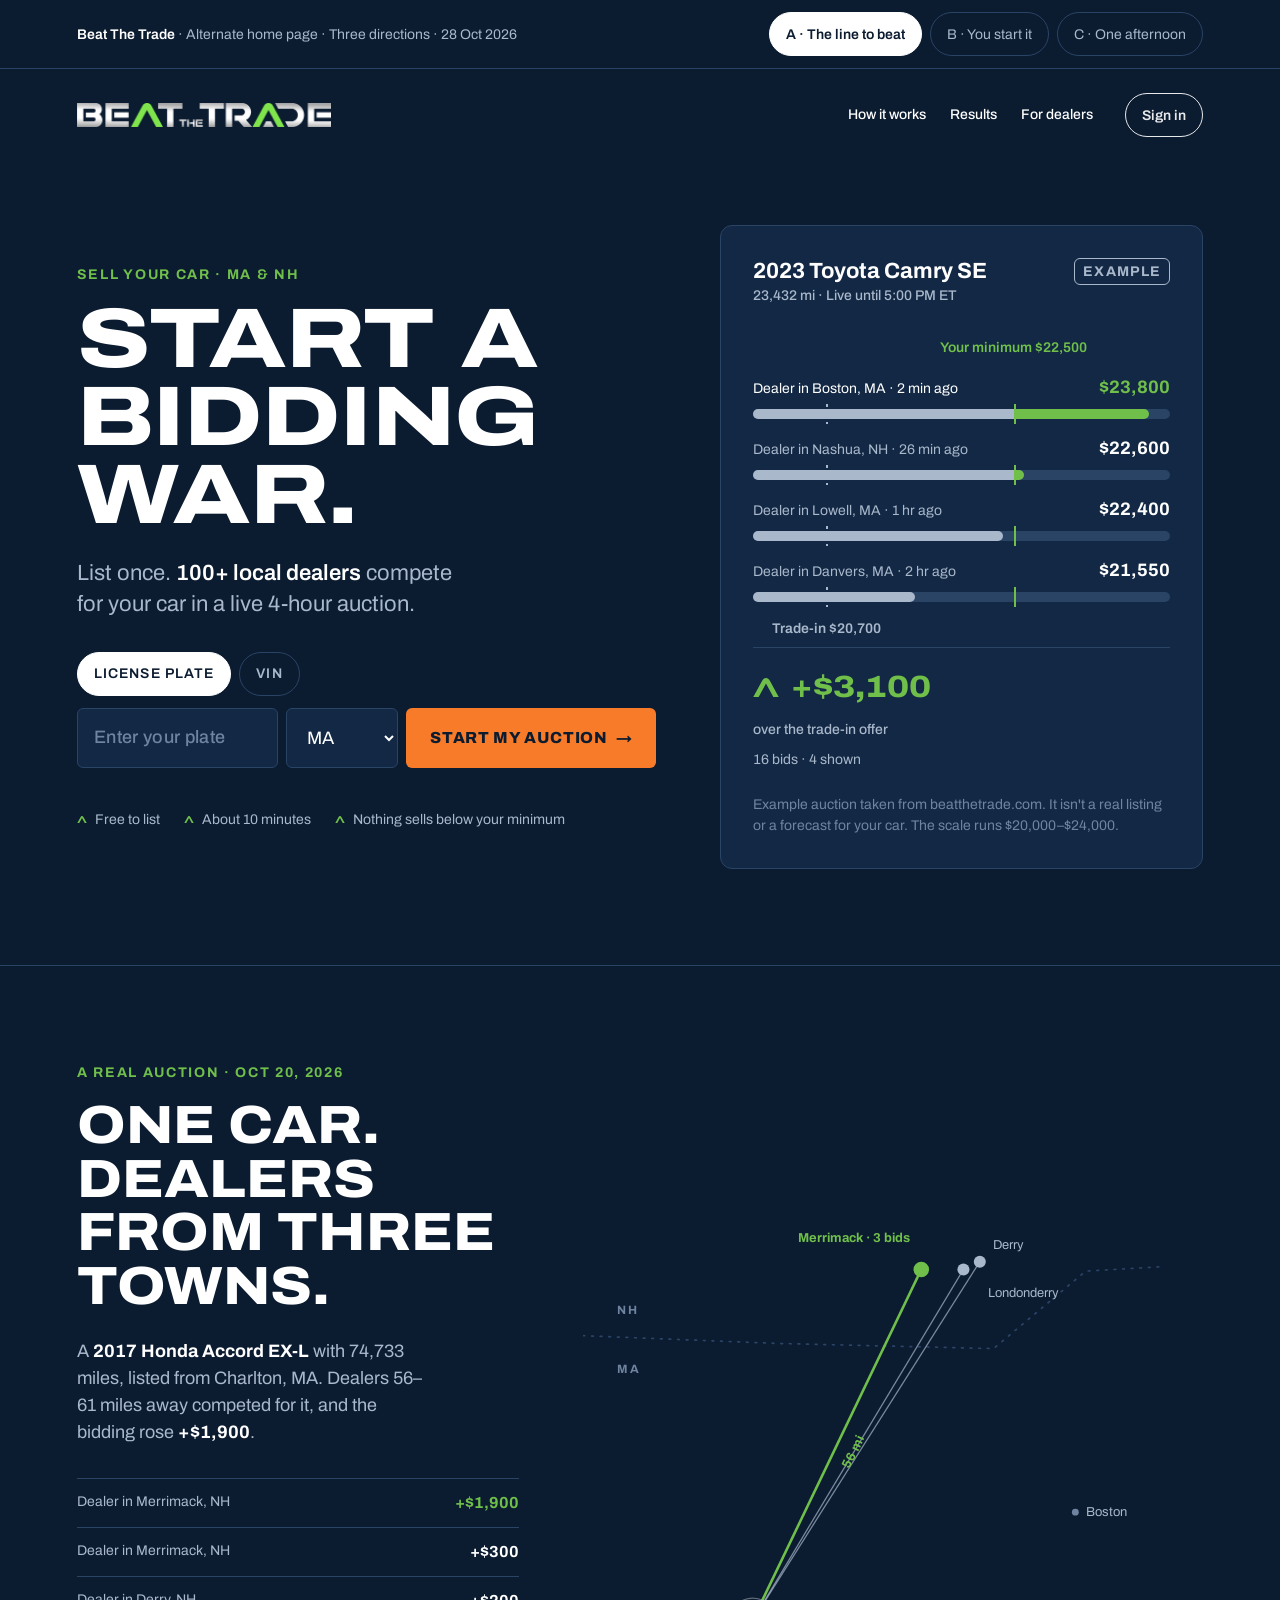
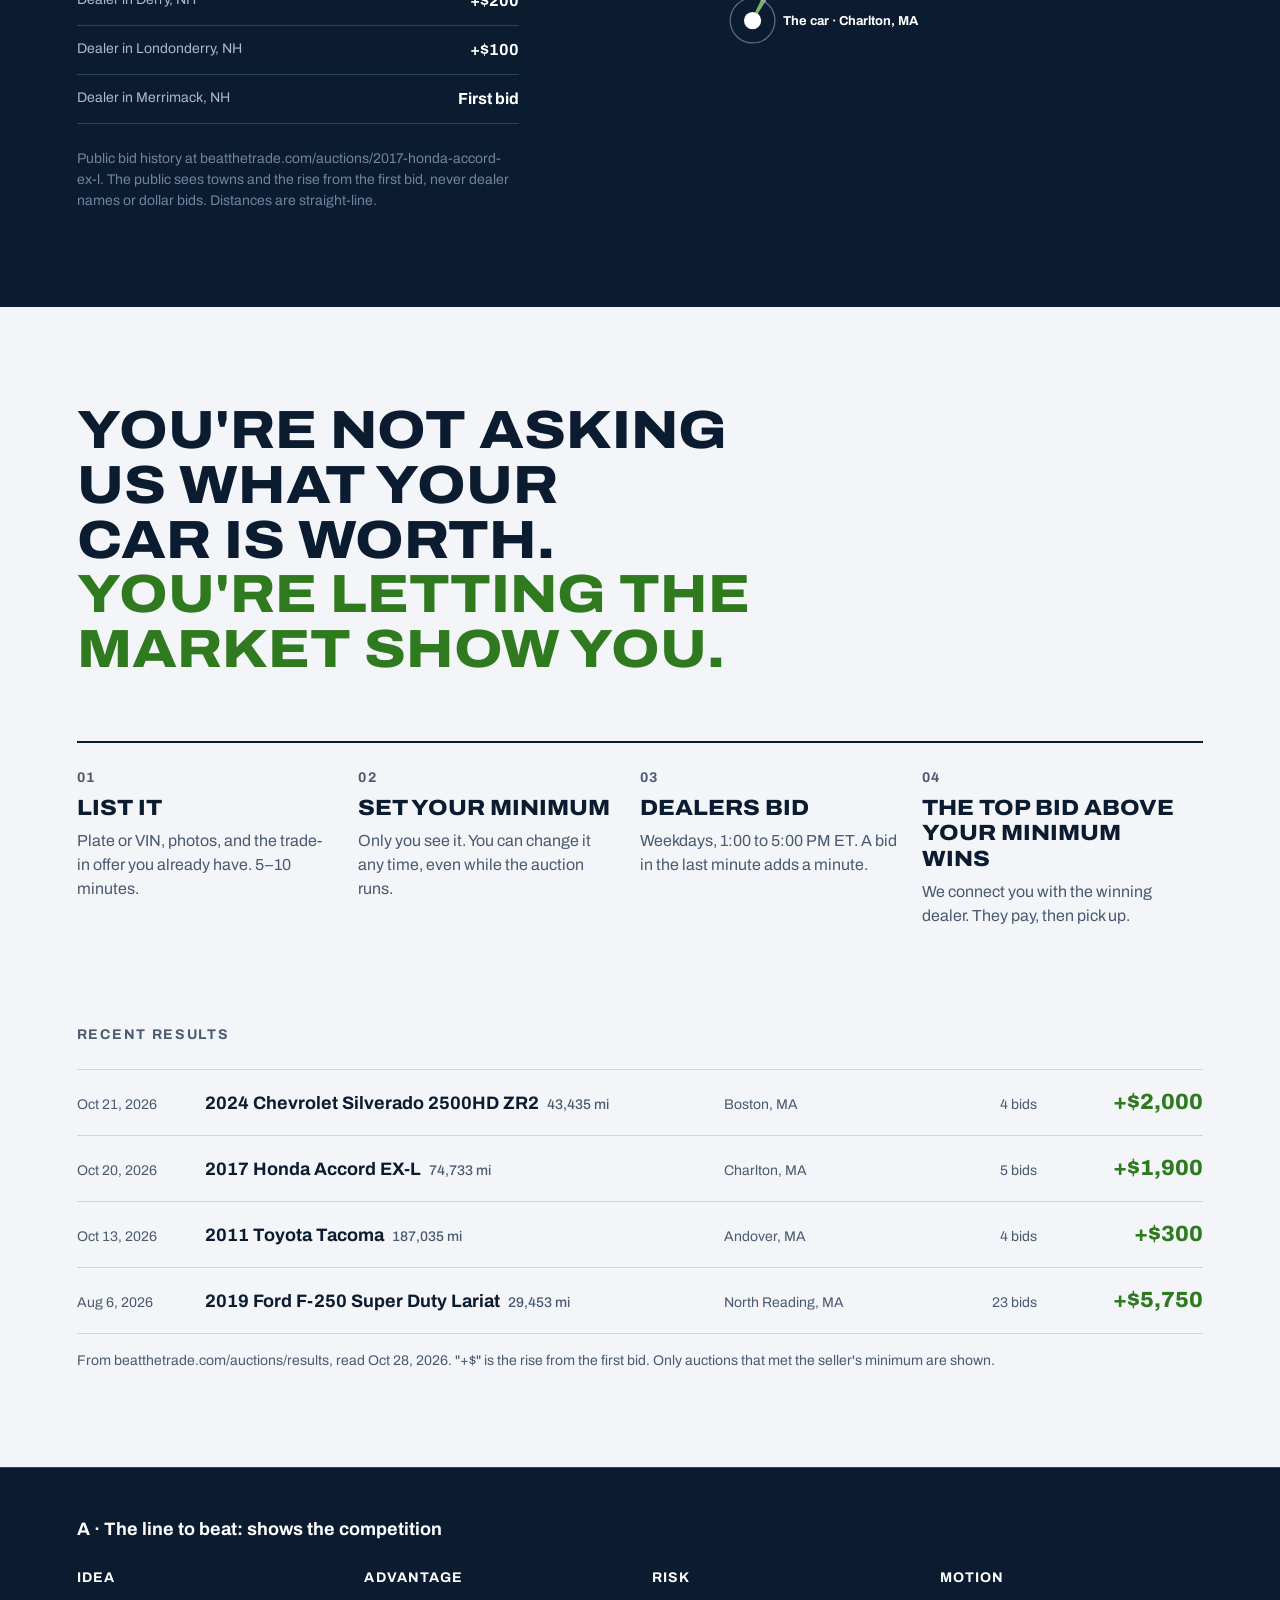
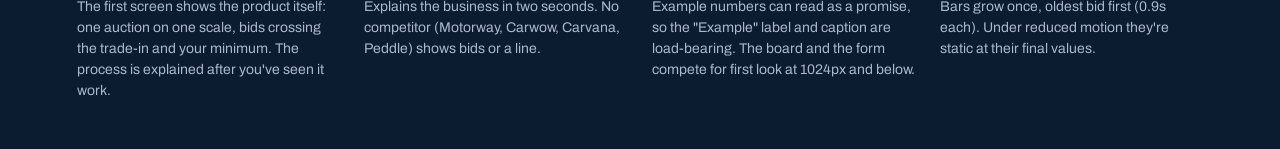
<file: explore/btt-2026-10-28/local.html>
<!doctype html><html lang="en"><head><meta charset="utf-8"><meta name="viewport" content="width=device-width,initial-scale=1,viewport-fit=cover"></head><body>
<title>Beat The Trade Directions</title>
<meta name="claude:viewport-fit-sides" content="cover">
<link rel="preconnect" href="https://fonts.googleapis.com">
<link rel="preconnect" href="https://fonts.gstatic.com" crossorigin>
<link rel="stylesheet" href="https://fonts.googleapis.com/css2?family=Archivo:wdth,wght@62..125,100..900&display=swap">
<style>
/* Layout concept: one board, three home-page proofs. Each direction commits to one fixed look
   (A and C dark, B light), so there is no theme switching inside a direction (by choice).
   Brand carriers: logo, green A chevron, #70BF4B / #F77B28 / #1C3E69 / white. */
:root{
  color-scheme: dark;
  /* brand */
  --navy:#1C3E69; --green:#70BF4B; --orange:#F77B28; --white:#FFFFFF;
  /* derived: dark ground */
  --night:#0B1B30; --deck:#122844; --rule:#2A4466; --mist:#A9B8CB; --dim:#6F84A0;
  /* derived: light ground */
  --paper:#F3F5F8; --card:#FFFFFF; --ink:#0B1B30; --ink-2:#4A5A70; --lrule:#CCD5E1; --green-deep:#2F7A1E;
  /* board chrome */
  --chrome-bg:#0B1B30; --chrome-fg:#A9B8CB;

  --f-sans:"Archivo", "Helvetica Neue", Arial, system-ui, sans-serif;
  /* the brand chevron (vector redraw of logos/btt-chevron-mask.png) */
  --chev:url("data:image/svg+xml,%3Csvg xmlns='http://www.w3.org/2000/svg' viewBox='0 0 308 230'%3E%3Cpath d='M0 230 104 38C118 12 135 0 154 0s36 12 50 38L308 230H243L154 68 65 230Z'/%3E%3C/svg%3E");

  /* type scale (px floor 14) */
  --t-xs:14px; --t-sm:16px; --t-md:18px; --t-lg:22px; --t-xl:clamp(26px,2.4vw,34px);
  --t-2xl:clamp(34px,4.2vw,60px); --t-3xl:clamp(44px,6.6vw,104px); --t-4xl:clamp(52px,10.4vw,168px);

  /* space scale */
  --s1:4px; --s2:8px; --s3:12px; --s4:16px; --s5:24px; --s6:32px; --s7:48px; --s8:64px; --s9:96px; --s10:144px;
  --gutter:clamp(16px,6vw,120px); --wrap:1280px;

  --r1:6px; --r2:12px; --r-pill:999px;
  --d-fast:160ms; --d-med:320ms; --d-slow:900ms;
  --ease-out:cubic-bezier(.2,.7,.2,1); --ease-in:cubic-bezier(.5,0,.75,0);
}
*{box-sizing:border-box}
body{margin:0;background:var(--night);color:var(--white);font-family:var(--f-sans);font-size:var(--t-sm);line-height:1.5;-webkit-font-smoothing:antialiased}
img,svg{max-width:100%;display:block}
a{color:inherit}
:focus-visible{outline:3px solid var(--white);outline-offset:3px;border-radius:var(--r1)}
.num{font-variant-numeric:tabular-nums lining-nums}
.vh{position:absolute;width:1px;height:1px;overflow:hidden;clip:rect(0 0 0 0);white-space:nowrap}
.wrap{max-width:calc(var(--wrap) + 2*var(--gutter));margin:0 auto;padding-left:max(var(--gutter),env(safe-area-inset-left,0px));padding-right:max(var(--gutter),env(safe-area-inset-right,0px))}

/* ───────── board chrome (not part of the designs) ───────── */
.chrome{background:var(--chrome-bg);color:var(--chrome-fg);border-bottom:1px solid var(--rule);font-size:var(--t-xs)}
.chrome .wrap{display:flex;flex-wrap:wrap;align-items:center;gap:var(--s3) var(--s6);padding-block:var(--s3)}
.chrome b{color:var(--white);font-weight:600}
.tabs{display:flex;gap:var(--s2);margin-left:auto;flex-wrap:wrap}
.tabs a{display:inline-flex;align-items:center;gap:var(--s2);min-height:44px;padding:0 var(--s4);border:1px solid var(--rule);border-radius:var(--r-pill);text-decoration:none;color:var(--chrome-fg);transition:border-color var(--d-fast) var(--ease-out),color var(--d-fast) var(--ease-out)}
.tabs a:hover{border-color:var(--mist);color:var(--white)}
.tabs a[aria-current="page"]{background:var(--white);border-color:var(--white);color:var(--ink);font-weight:600}
.dir[hidden]{display:none}

/* ───────── shared: header ───────── */
.site{display:flex;align-items:center;gap:var(--s6);padding-block:var(--s5)}
.site .logo img{height:24px;width:auto}
.site nav{display:flex;gap:var(--s5);margin-left:auto;font-size:var(--t-xs);font-weight:500}
.site nav a{text-decoration:none;padding-block:var(--s2);border-bottom:2px solid transparent;transition:border-color var(--d-fast) var(--ease-out)}
.site nav a:hover{border-color:currentColor}
.site .signin{white-space:nowrap;font-size:var(--t-xs);font-weight:600;text-decoration:none;min-height:44px;display:inline-flex;align-items:center;padding:0 var(--s4);border:1px solid currentColor;border-radius:var(--r-pill);opacity:.9}
.site .signin:hover{opacity:1}
@media (max-width:860px){.site nav{display:none}.site .signin{margin-left:auto}}

/* ───────── shared: entry form ───────── */
.entry{display:grid;gap:var(--s3);max-width:620px}
.entry .modes{display:flex;gap:var(--s2)}
.entry .modes button{font:inherit;font-size:var(--t-xs);font-weight:600;letter-spacing:.08em;text-transform:uppercase;min-height:44px;padding:0 var(--s4);border-radius:var(--r-pill);border:1px solid var(--rule);background:transparent;color:var(--mist);cursor:pointer;transition:color var(--d-fast) var(--ease-out),border-color var(--d-fast) var(--ease-out)}
.entry .modes button:hover{color:var(--white);border-color:var(--mist)}
.entry .modes button[aria-pressed="true"]{color:var(--ink);background:var(--white);border-color:var(--white)}
.entry .row{display:grid;grid-template-columns:minmax(0,1fr) 112px auto;gap:var(--s2)}
.entry input,.entry select{font:inherit;font-size:var(--t-md);min-height:60px;border-radius:var(--r1);border:1px solid var(--rule);background:var(--deck);color:var(--white);padding:0 var(--s4);min-width:0}
.entry input{font-weight:600;letter-spacing:.06em;text-transform:uppercase}
.entry input::placeholder{color:var(--dim);font-weight:500;letter-spacing:.02em;text-transform:none}
.entry input:hover,.entry select:hover{border-color:var(--mist)}
.entry input[aria-invalid="true"]{border-color:var(--orange)}
.go{font:inherit;font-size:var(--t-sm);font-weight:800;letter-spacing:.04em;text-transform:uppercase;min-height:60px;padding:0 var(--s5);border:0;border-radius:var(--r1);background:var(--orange);color:var(--ink);cursor:pointer;display:inline-flex;align-items:center;gap:var(--s2);white-space:nowrap;transition:transform var(--d-fast) var(--ease-out),filter var(--d-fast) var(--ease-out)}
.go:hover{transform:translateY(-2px);filter:brightness(1.06)}
.go:active{transform:translateY(0)}
.go .arr{transition:transform var(--d-fast) var(--ease-out)}
.go:hover .arr{transform:translateX(3px)}
.entry .msg{font-size:var(--t-xs);min-height:21px;margin:0;color:var(--mist)}
.entry .msg.err{color:var(--orange)}
.entry .msg.ok{color:var(--green)}
.entry .msg a{color:inherit}
@media (max-width:1180px){.entry .row{grid-template-columns:minmax(0,1fr) 112px}.entry .go{grid-column:1/-1;justify-content:center}}
@media (max-width:560px){.entry .row{grid-template-columns:minmax(0,1fr) 96px}}

.assure{list-style:none;margin:0;padding:0;display:flex;flex-wrap:wrap;gap:var(--s2) var(--s5);font-size:var(--t-xs);color:var(--mist)}
.assure li{display:flex;align-items:center;gap:var(--s2)}
.assure li::before{content:"";width:10px;height:8px;background:var(--green);-webkit-mask:var(--chev) center/contain no-repeat;mask:var(--chev) center/contain no-repeat}
.example{display:inline-flex;align-items:center;font-size:var(--t-xs);font-weight:700;letter-spacing:.08em;text-transform:uppercase;padding:2px var(--s2);border:1px solid currentColor;border-radius:var(--r1)}
.foot{font-size:var(--t-xs);color:var(--dim);margin:0}

/* ───────── direction notes (board chrome) ───────── */
.notes{border-top:1px solid var(--rule);background:var(--night);color:var(--mist);font-size:var(--t-xs)}
.notes .wrap{display:grid;grid-template-columns:repeat(4,minmax(0,1fr));gap:var(--s5);padding-block:var(--s7)}
.notes h2{grid-column:1/-1;margin:0;color:var(--white);font-size:var(--t-md)}
.notes h3{margin:0 0 var(--s2);color:var(--white);font-size:var(--t-xs);letter-spacing:.08em;text-transform:uppercase}
.notes p{margin:0}
@media (max-width:900px){.notes .wrap{grid-template-columns:minmax(0,1fr)}}

/* ═════════ A · THE LINE TO BEAT ═════════ */
.dir-a{background:var(--night)}
.a-hero{display:grid;grid-template-columns:minmax(0,6fr) minmax(0,5fr);gap:var(--s8);align-items:center;padding-block:var(--s8) var(--s9)}
.eyebrow{margin:0;font-size:var(--t-xs);font-weight:700;letter-spacing:.12em;text-transform:uppercase;color:var(--green)}
.a-hero h1{margin:var(--s4) 0 var(--s5);font-size:var(--t-3xl);font-stretch:125%;font-weight:800;line-height:.92;letter-spacing:-.01em;text-transform:uppercase;text-wrap:balance}
.a-hero .lede{margin:0 0 var(--s6);font-size:var(--t-lg);line-height:1.4;color:var(--mist);max-width:30ch}
.a-hero .lede b{color:var(--white);font-weight:600}
.a-left{display:grid;align-content:start}
.a-left .assure{margin-top:var(--s2)}

.board{margin:0;background:var(--deck);border:1px solid var(--rule);border-radius:var(--r2);padding:var(--s6)}
.board .top{display:flex;justify-content:space-between;align-items:flex-start;gap:var(--s4);margin-bottom:var(--s6)}
.board .car{margin:0;font-size:var(--t-lg);font-weight:700;line-height:1.2}
.board .car span{display:block;font-size:var(--t-xs);font-weight:500;color:var(--mist);margin-top:var(--s1)}
.board .example{color:var(--mist)}
/* one x-scale for every row: $20,000 → $24,000; ticks sit inside the tracks so no line crosses text */
.ladder{display:grid;gap:var(--s4)}
.scale-row{position:relative;height:21px}
.scale-row span{position:absolute;transform:translateX(-50%);white-space:nowrap;font-size:var(--t-xs);font-weight:600;color:var(--mist)}
.scale-row .min{color:var(--green)}
.bid{display:grid;gap:var(--s2)}
.bid .hd{display:flex;justify-content:space-between;align-items:baseline;gap:var(--s3)}
.bid .who{font-size:var(--t-xs);color:var(--mist);min-width:0}
.bid .amt{font-size:var(--t-md);font-weight:700}
.bid .track{height:10px;border-radius:var(--r-pill);background:var(--rule);position:relative}
.bid .track::before,.bid .track::after{content:"";position:absolute;top:-5px;bottom:-5px;width:2px;z-index:1}
.bid .track::before{left:17.5%;background:repeating-linear-gradient(180deg,var(--mist) 0 3px,transparent 3px 6px)}
.bid .track::after{left:62.5%;background:var(--green)}
.bid .fill{position:absolute;inset:0 auto 0 0;border-radius:var(--r-pill);background:var(--mist);transform-origin:left center}
.bid.over .fill{background:linear-gradient(90deg,var(--mist) 0 var(--cut),var(--green) var(--cut) 100%)}
.bid.lead .amt{color:var(--green)}
.bid.lead .who{color:var(--white)}
.board .result{display:flex;flex-wrap:wrap;justify-content:space-between;align-items:center;gap:var(--s3) var(--s4);border-top:1px solid var(--rule);padding-top:var(--s5);margin-top:var(--s2)}
.board .result .gain{display:flex;flex-wrap:wrap;align-items:center;gap:var(--s3);font-size:var(--t-xl);font-weight:800;font-stretch:115%;color:var(--green);line-height:1}
.board .result .gain i{width:26px;height:20px;background:var(--green);-webkit-mask:var(--chev) center/contain no-repeat;mask:var(--chev) center/contain no-repeat}
.board .result small{display:block;flex-basis:100%;font-size:var(--t-xs);font-weight:500;color:var(--mist);margin-top:var(--s2);font-stretch:100%}
.board .meta{font-size:var(--t-xs);color:var(--mist);text-align:right;white-space:nowrap;align-self:flex-start}
.board figcaption{margin-top:var(--s5)}

@media (prefers-reduced-motion:no-preference){
  .dir-a:not([hidden]) .bid .fill{animation:grow var(--d-slow) var(--ease-out) both}
  .dir-a:not([hidden]) .bid.d1 .fill{animation-delay:200ms}
  .dir-a:not([hidden]) .bid.d2 .fill{animation-delay:650ms}
  .dir-a:not([hidden]) .bid.d3 .fill{animation-delay:1100ms}
  .dir-a:not([hidden]) .bid.d4 .fill{animation-delay:1550ms}
}
@keyframes grow{from{transform:scaleX(0)}to{transform:scaleX(1)}}

/* one car, many dealers: real bid history from a public listing, drawn on real geography */
.a-map{border-top:1px solid var(--rule)}
.a-map .wrap{display:grid;grid-template-columns:minmax(0,5fr) minmax(0,7fr);gap:var(--s8);align-items:center;padding-block:var(--s9)}
.a-map h2{margin:var(--s4) 0 var(--s5);font-size:var(--t-2xl);font-weight:800;font-stretch:112%;line-height:1;text-transform:uppercase;text-wrap:balance}
.a-map .sub{margin:0 0 var(--s6);color:var(--mist);font-size:var(--t-md);max-width:36ch}
.a-map .sub b{color:var(--white)}
.hist{list-style:none;margin:0 0 var(--s5);padding:0;border-top:1px solid var(--rule)}
.hist li{display:flex;justify-content:space-between;gap:var(--s4);padding-block:var(--s3);border-bottom:1px solid var(--rule);font-size:var(--t-xs);color:var(--mist)}
.hist li b{color:var(--white);font-size:var(--t-sm)}
.hist li.win b{color:var(--green)}
.map text{font-family:var(--f-sans);font-size:15px;fill:var(--mist)}
.map .st{font-size:14px;font-weight:700;letter-spacing:.12em;fill:var(--dim)}
.map .border{fill:none;stroke:var(--rule);stroke-width:2;stroke-dasharray:2 8;stroke-linecap:round}
.map .ray{stroke:var(--mist);stroke-width:1.5;opacity:.7}
.map .ray.win{stroke:var(--green);stroke-width:3;opacity:1}
.map .town{fill:var(--mist)}
.map .town.win{fill:var(--green)}
.map .car{fill:var(--white)}
.map .ring{fill:none;stroke:var(--white);stroke-width:1.5;opacity:.35}
.map .lbl{fill:var(--white);font-weight:700}
.map .lbl-g{fill:var(--green);font-weight:700}
.map .ref{fill:var(--dim)}
@media (max-width:1024px){.a-map .wrap{grid-template-columns:minmax(0,1fr);gap:var(--s6)}}
/* map labels carry information: keep them at the 14px floor where the svg scales down */
@media (max-width:760px){.map text{font-size:30px}.map .st{font-size:28px}}

.a-market{background:var(--paper);color:var(--ink)}
.a-market .wrap{padding-block:var(--s9)}
.a-market .line{margin:0;font-size:var(--t-2xl);font-weight:800;font-stretch:112%;line-height:1.02;text-transform:uppercase;max-width:20ch;text-wrap:balance}
.a-market .line em{font-style:normal;color:var(--green-deep)}
.steps{list-style:none;margin:var(--s8) 0 0;padding:0;display:grid;grid-template-columns:repeat(4,minmax(0,1fr));border-top:2px solid var(--ink)}
.steps li{padding:var(--s5) var(--s5) 0 0;display:grid;gap:var(--s2);align-content:start}
.steps .n{font-size:var(--t-xs);font-weight:700;letter-spacing:.1em;color:var(--ink-2)}
.steps h3{margin:0;font-size:var(--t-lg);font-weight:800;font-stretch:110%;line-height:1.15;text-transform:uppercase}
.steps p{margin:0;color:var(--ink-2);max-width:30ch}
.tape{margin-top:var(--s9)}
.tape h2{margin:0 0 var(--s5);font-size:var(--t-xs);font-weight:700;letter-spacing:.12em;text-transform:uppercase;color:var(--ink-2)}
.tape ol{list-style:none;margin:0;padding:0;border-top:1px solid var(--lrule)}
.tape li{display:grid;grid-template-columns:112px minmax(0,2.4fr) minmax(0,1fr) 88px 150px;gap:var(--s4);align-items:baseline;padding-block:var(--s4);border-bottom:1px solid var(--lrule)}
.tape .d{font-size:var(--t-xs);color:var(--ink-2)}
.tape .c{font-size:var(--t-md);font-weight:700}
.tape .c span{font-weight:500;color:var(--ink-2);font-size:var(--t-xs);margin-left:var(--s2)}
.tape .t{font-size:var(--t-xs);color:var(--ink-2)}
.tape .b{font-size:var(--t-xs);color:var(--ink-2);text-align:right}
.tape .g{font-size:var(--t-lg);font-weight:800;text-align:right;color:var(--green-deep)}
.a-market .foot{color:var(--ink-2);margin-top:var(--s4)}

@media (max-width:1024px){.a-hero{gap:var(--s6)}.board{padding:var(--s5)}.steps{grid-template-columns:repeat(2,minmax(0,1fr));row-gap:var(--s6)}}
@media (max-width:900px){.a-hero{grid-template-columns:minmax(0,1fr);gap:var(--s7)}}
@media (max-width:640px){
  .a-hero{padding-block:var(--s6) var(--s8)}
  .board{padding:var(--s5)}
  .steps{grid-template-columns:minmax(0,1fr)}
  .tape li{grid-template-columns:minmax(0,1fr) auto;grid-template-areas:"d g" "c c" "t b";row-gap:var(--s1)}
  .tape .d{grid-area:d}.tape .c{grid-area:c}.tape .t{grid-area:t}.tape .b{grid-area:b}.tape .g{grid-area:g}
}

/* ═════════ B · YOU START IT ═════════ */
.dir-b{background:var(--paper);color:var(--ink);color-scheme:light}
.dir-b :focus-visible{outline-color:var(--navy)}
.dir-b .site .logo img{height:44px}
.dir-b .site .signin{color:var(--ink)}
.b-hero{padding-block:var(--s7) var(--s8)}
.b-hero .eyebrow{color:var(--green-deep)}
.b-hero h1{margin:var(--s4) 0 var(--s7);font-size:clamp(52px,12.4vw,196px);font-stretch:62%;font-weight:900;line-height:.86;letter-spacing:-.005em;text-transform:uppercase}
.b-hero h1 .g{color:var(--green-deep)}
.plate{display:grid;grid-template-columns:auto minmax(0,1fr) 140px auto;align-items:stretch;gap:0;background:var(--card);border:2px solid var(--ink);border-radius:var(--r2);overflow:hidden;max-width:1040px}
.plate .modes{display:flex;flex-direction:column;justify-content:center;gap:var(--s1);padding:var(--s3);border-right:1px solid var(--lrule)}
.plate .modes button{font:inherit;font-size:var(--t-xs);font-weight:700;letter-spacing:.08em;text-transform:uppercase;min-height:44px;padding:0 var(--s4);border:0;border-radius:var(--r1);background:transparent;color:var(--ink-2);cursor:pointer;transition:background var(--d-fast) var(--ease-out),color var(--d-fast) var(--ease-out)}
.plate .modes button:hover{color:var(--ink);background:var(--paper)}
.plate .modes button[aria-pressed="true"]{background:var(--ink);color:var(--white)}
.plate input{font:inherit;font-size:clamp(24px,4vw,52px);font-stretch:125%;font-weight:800;letter-spacing:.08em;text-transform:uppercase;border:0;background:transparent;color:var(--ink);padding:var(--s4) var(--s5);min-width:0;min-height:104px}
.plate input::placeholder{color:var(--lrule)}
.plate input:focus-visible,.plate select:focus-visible{outline:3px solid var(--navy);outline-offset:-6px}
.plate select{font:inherit;font-size:var(--t-md);font-weight:600;border:0;border-left:1px solid var(--lrule);background:transparent;color:var(--ink);padding:0 var(--s4);min-width:0}
.plate .go{border-radius:0;min-height:auto;padding:0 var(--s6);font-size:var(--t-md)}
.b-hero .msg{font-size:var(--t-xs);min-height:21px;margin:var(--s3) 0 0;color:var(--ink-2)}
.b-hero .msg.err{color:#A3410A}
.b-hero .msg.ok{color:var(--green-deep)}
.b-hero .assure{color:var(--ink-2);margin-top:var(--s4)}
.b-hero .assure li::before{background:var(--green-deep)}
@media (max-width:900px){
  .plate{grid-template-columns:minmax(0,1fr) 120px}
  .plate .modes{grid-column:1/-1;flex-direction:row;border-right:0;border-bottom:1px solid var(--lrule)}
  .plate .go{grid-column:1/-1;justify-content:center;min-height:60px}
}

.b-tool{background:var(--card);border-top:1px solid var(--lrule)}
.b-tool .wrap{display:grid;grid-template-columns:minmax(0,4fr) minmax(0,7fr);gap:var(--s8);padding-block:var(--s9)}
.b-tool h2{margin:0;font-size:var(--t-2xl);font-weight:900;font-stretch:62%;line-height:.95;text-transform:uppercase;max-width:12ch}
.b-tool .lead{margin:var(--s5) 0 var(--s6);color:var(--ink-2);font-size:var(--t-md);max-width:36ch}
.field{display:grid;gap:var(--s2);margin-bottom:var(--s5)}
.field label{font-size:var(--t-xs);font-weight:700;letter-spacing:.08em;text-transform:uppercase;color:var(--ink-2)}
.money{display:flex;align-items:center;border:2px solid var(--ink);border-radius:var(--r1);background:var(--card);max-width:280px}
.money span{padding-left:var(--s4);font-size:var(--t-xl);font-weight:800}
.money input{font:inherit;font-size:var(--t-xl);font-weight:800;border:0;background:transparent;color:var(--ink);padding:var(--s3) var(--s4) var(--s3) var(--s1);width:100%;min-width:0}
.money input:focus-visible{outline:none}
.money:focus-within{outline:3px solid var(--navy);outline-offset:3px}
.field .hint{font-size:var(--t-xs);color:var(--ink-2);margin:0}
input[type=range]{width:100%;accent-color:var(--green-deep);min-height:44px}
.scale{align-self:center}
.scale .bar{position:relative;height:200px;margin-top:var(--s6)}
.scale .zone{position:absolute;top:72px;height:56px;border-radius:var(--r1)}
.scale .zone.below{left:0;background:repeating-linear-gradient(135deg,var(--paper) 0 8px,var(--lrule) 8px 9px)}
.scale .zone.above{right:0;background:var(--green-deep)}
.scale .zone.above b{position:absolute;inset:0;display:flex;align-items:center;padding:0 var(--s4);color:var(--white);font-size:var(--t-xs);font-weight:700;letter-spacing:.06em;text-transform:uppercase;white-space:nowrap;overflow:hidden}
.scale .zone.below b{position:absolute;inset:0;display:flex;align-items:center;justify-content:flex-end;padding:0 var(--s4);color:var(--ink-2);font-size:var(--t-xs);font-weight:600;white-space:nowrap;overflow:hidden}
.scale .pin{position:absolute;top:0;bottom:0;width:0;transition:left var(--d-med) var(--ease-out)}
.scale .pin::before{content:"";position:absolute;top:56px;bottom:56px;left:-1px;border-left:2px solid var(--ink)}
.scale .pin.offer::before{top:128px}
.scale .pin.offer::before{border-left-style:dashed;border-color:var(--ink-2)}
.scale .pin .lab{position:absolute;white-space:nowrap;font-size:var(--t-xs);line-height:1.3}
.scale .pin .lab b{display:block;font-size:var(--t-lg);font-weight:800}
.scale .pin.min .lab{top:0;transform:translateX(-50%)}
.scale .pin.offer .lab{bottom:0;transform:translateX(-50%);color:var(--ink-2)}
.scale .says{margin:var(--s6) 0 0;font-size:var(--t-md);max-width:52ch}
.scale .says b{font-weight:700}
.b-results{display:flex;flex-wrap:wrap;gap:var(--s3) var(--s6);margin-top:var(--s7);padding-top:var(--s5);border-top:1px solid var(--lrule);font-size:var(--t-xs);color:var(--ink-2)}
.b-results b{color:var(--green-deep);font-size:var(--t-md);font-weight:800;margin-right:var(--s1)}
.dir-b .foot{color:var(--ink-2);margin-top:var(--s4)}
.scale .sm{display:none}
@media (max-width:640px){.scale .lg{display:none}.scale .sm{display:inline}}
@media (max-width:1024px){.b-tool .wrap{grid-template-columns:minmax(0,1fr);gap:var(--s6)}}
@media (prefers-reduced-motion:reduce){.scale .pin{transition:none}}

/* ═════════ C · ONE AFTERNOON ═════════ */
.dir-c{background:var(--night)}
.c-hero{display:grid;grid-template-columns:minmax(0,7fr) minmax(0,4fr);gap:var(--s8);align-items:end;padding-block:var(--s7) var(--s9)}
.c-hero h1{margin:var(--s4) 0 var(--s5);font-size:clamp(40px,5.6vw,92px);font-stretch:125%;font-weight:800;line-height:.92;text-transform:uppercase;text-wrap:balance}
.c-hero h1 .g{color:var(--green)}
.c-hero .lede{margin:0 0 var(--s6);font-size:var(--t-lg);color:var(--mist);max-width:34ch;line-height:1.4}
.clock{border-left:2px solid var(--green);padding-left:var(--s5);display:grid;gap:var(--s2)}
.clock .k{font-size:var(--t-xs);font-weight:700;letter-spacing:.12em;text-transform:uppercase;color:var(--green)}
.clock .when{font-size:clamp(26px,2.6vw,40px);font-weight:800;font-stretch:125%;line-height:1}
.clock .in{font-size:var(--t-md);color:var(--mist)}
.clock .rule{font-size:var(--t-xs);color:var(--dim);margin-top:var(--s3);max-width:34ch}

.c-run{position:relative;background:var(--deck);border-top:1px solid var(--rule)}
.c-run .spacer{height:320vh}
.c-stage{position:sticky;top:0;height:100vh;display:grid;align-content:center}
.c-stage .wrap{display:grid;grid-template-columns:minmax(0,4fr) minmax(0,8fr);gap:var(--s7);align-items:center;width:100%}
.c-time{font-size:var(--t-4xl);font-stretch:125%;font-weight:800;line-height:.9;letter-spacing:-.02em}
.c-time small{display:block;font-size:var(--t-md);font-weight:600;letter-spacing:.12em;color:var(--mist);margin-top:var(--s3);font-stretch:100%}
.c-status{margin:var(--s6) 0 0;font-size:var(--t-lg);line-height:1.35;min-height:3.2em;max-width:26ch}
.c-status b{color:var(--green)}
.c-status b.u{color:var(--white)}
.c-chart text{font-family:var(--f-sans);font-size:14px;fill:var(--mist)}
.c-chart .axis{stroke:var(--rule);stroke-width:1}
.c-chart .tr{stroke:var(--mist);stroke-width:2;stroke-dasharray:6 6}
.c-chart .mn{stroke:var(--green);stroke-width:2}
.c-chart .step{fill:none;stroke:var(--white);stroke-width:3;stroke-linejoin:round}
.c-chart .dot{fill:var(--white)}
.c-chart .dot.over{fill:var(--green)}
.c-chart .ph{stroke:var(--orange);stroke-width:2}
.c-chart .lbl-g{fill:var(--green);font-weight:700}
.c-chart .lbl-w{fill:var(--white);font-weight:700}
.c-run .foot{padding-block:var(--s5)}
.c-events{display:none;list-style:none;margin:0;padding:0}
/* static mode: reduced motion or narrow screens get an authored timeline instead of the pin */
.c-run.static .spacer{display:none}
.c-run.static .c-stage{position:relative;height:auto;padding-block:var(--s8)}
.c-run.static .c-time,.c-run.static .c-status{display:none}
.c-run.static .c-events{display:grid;gap:0;border-top:1px solid var(--rule)}
.c-ref{display:none;margin:var(--s4) 0 var(--s5);font-size:var(--t-sm);color:var(--mist)}
.c-ref b{color:var(--green)}
@media (max-width:900px){.c-run.static .c-chart{display:none}.c-run.static .c-ref{display:block}}
.c-events li{display:grid;grid-template-columns:96px minmax(0,1fr) auto;gap:var(--s4);padding-block:var(--s4);border-bottom:1px solid var(--rule);align-items:baseline}
.c-events .tm{font-weight:700}
.c-events .ev{color:var(--mist)}
.c-events .v{font-weight:700}
.c-events li.hit .v,.c-events li.hit .tm{color:var(--green)}
@media (max-width:900px){.c-hero{grid-template-columns:minmax(0,1fr);gap:var(--s7)}}
@media (max-width:1024px){.c-stage .wrap{grid-template-columns:minmax(0,1fr)}}
@media (max-width:640px){.c-events li{grid-template-columns:72px minmax(0,1fr)}.c-events .v{grid-column:2}}
</style>

<div class="chrome" role="navigation" aria-label="Directions">
  <div class="wrap">
    <span><b>Beat The Trade</b> · Alternate home page · Three directions · 28 Oct 2026</span>
    <div class="tabs">
      <a href="#a" data-tab="a">A · The line to beat</a>
      <a href="#b" data-tab="b">B · You start it</a>
      <a href="#c" data-tab="c">C · One afternoon</a>
    </div>
  </div>
</div>

<!-- ═══════════════════ A ═══════════════════ -->
<section class="dir dir-a" id="dir-a" data-dir="a" aria-label="Direction A">
  <div class="wrap">
    <header class="site">
      <a class="logo" href="https://www.beatthetrade.com/"><img src="[data-uri]" alt="Beat The Trade" width="254" height="24"></a>
      <nav aria-label="Main"><a href="https://www.beatthetrade.com/how-it-works">How it works</a><a href="https://www.beatthetrade.com/auctions/results">Results</a><a href="https://www.beatthetrade.com/dealers">For dealers</a></nav>
      <a class="signin" href="https://www.beatthetrade.com/">Sign in</a>
    </header>

    <div class="a-hero">
      <div class="a-left">
        <p class="eyebrow">Sell your car · MA &amp; NH</p>
        <h1>Start a bidding war.</h1>
        <p class="lede">List once. <b>100+ local dealers</b> compete for your car in a live 4-hour auction.</p>
        <form class="entry" novalidate data-form>
          <div class="modes" role="group" aria-label="Look up by">
            <button type="button" aria-pressed="true" data-mode="plate">License plate</button>
            <button type="button" aria-pressed="false" data-mode="vin">VIN</button>
          </div>
          <div class="row">
            <label class="vh" for="a-id">License plate</label>
            <input id="a-id" name="id" autocomplete="off" placeholder="Enter your plate" maxlength="8">
            <label class="vh" for="a-state">State</label>
            <select id="a-state" name="state"><option value="MA">MA</option><option value="NH">NH</option><option value="other">Other</option></select>
            <button class="go" type="submit">Start my auction <span class="arr" aria-hidden="true">→</span></button>
          </div>
          <p class="msg" role="status" aria-live="polite"></p>
        </form>
        <ul class="assure"><li>Free to list</li><li>About 10 minutes</li><li>Nothing sells below your minimum</li></ul>
      </div>

      <figure class="board" aria-labelledby="a-board-cap">
        <div class="top">
          <p class="car">2023 Toyota Camry SE <span class="num">23,432 mi · Live until 5:00 PM ET</span></p>
          <span class="example">Example</span>
        </div>
        <div class="ladder">
          <div class="scale-row" aria-hidden="true"><span class="min num" style="left:62.5%">Your minimum $22,500</span></div>
          <div class="bid over lead d4"><div class="hd"><span class="who">Dealer in Boston, MA · 2 min ago</span><span class="amt num">$23,800</span></div><div class="track"><span class="fill" style="width:95%;--cut:65.8%"></span></div></div>
          <div class="bid over d3"><div class="hd"><span class="who">Dealer in Nashua, NH · 26 min ago</span><span class="amt num">$22,600</span></div><div class="track"><span class="fill" style="width:65%;--cut:96.2%"></span></div></div>
          <div class="bid d2"><div class="hd"><span class="who">Dealer in Lowell, MA · 1 hr ago</span><span class="amt num">$22,400</span></div><div class="track"><span class="fill" style="width:60%"></span></div></div>
          <div class="bid d1"><div class="hd"><span class="who">Dealer in Danvers, MA · 2 hr ago</span><span class="amt num">$21,550</span></div><div class="track"><span class="fill" style="width:38.75%"></span></div></div>
          <div class="scale-row" aria-hidden="true"><span class="num" style="left:17.5%">Trade-in $20,700</span></div>
        </div>
        <div class="result">
          <div class="gain num"><i aria-hidden="true"></i>+$3,100<small>over the trade-in offer</small></div>
          <div class="meta num">16 bids · 4 shown</div>
        </div>
        <figcaption id="a-board-cap" class="foot">Example auction taken from beatthetrade.com. It isn't a real listing or a forecast for your car. The scale runs $20,000–$24,000.</figcaption>
      </figure>
    </div>
  </div>

  <section class="a-map" aria-labelledby="a-map-h">
    <div class="wrap">
      <div>
        <p class="eyebrow">A real auction · Oct 20, 2026</p>
        <h2 id="a-map-h">One car. Dealers from three towns.</h2>
        <p class="sub">A <b>2017 Honda Accord EX-L</b> with 74,733 miles, listed from Charlton, MA. Dealers 56–61 miles away competed for it, and the bidding rose <b>+$1,900</b>.</p>
        <ol class="hist">
          <li class="win"><span>Dealer in Merrimack, NH</span><b class="num">+$1,900</b></li>
          <li><span>Dealer in Merrimack, NH</span><b class="num">+$300</b></li>
          <li><span>Dealer in Derry, NH</span><b class="num">+$200</b></li>
          <li><span>Dealer in Londonderry, NH</span><b class="num">+$100</b></li>
          <li><span>Dealer in Merrimack, NH</span><b>First bid</b></li>
        </ol>
        <p class="foot">Public bid history at beatthetrade.com/auctions/2017-honda-accord-ex-l. The public sees towns and the rise from the first bid, never dealer names or dollar bids. Distances are straight-line.</p>
      </div>
      <svg class="map" viewBox="0 0 720 540" role="img" aria-labelledby="a-map-t">
        <title id="a-map-t">Map: the car in Charlton, MA, with bids from dealers in Merrimack, Londonderry and Derry, New Hampshire, 56 to 61 miles north.</title>
        <polyline class="border" points="0,153 226,162 477,168 584,78 670,73"/>
        <text class="st" x="40" y="128">NH</text><text class="st" x="40" y="196">MA</text>
        <line class="ray" x1="461" y1="67" x2="197" y2="484"/>
        <line class="ray" x1="442" y1="76" x2="197" y2="484"/>
        <line class="ray win" x1="393" y1="76" x2="197" y2="484"/>
        <circle class="town win" cx="393" cy="76" r="9"/><circle class="town" cx="442" cy="76" r="7"/><circle class="town" cx="461" cy="67" r="7"/>
        <text class="lbl-g" x="380" y="44" text-anchor="end">Merrimack · 3 bids</text>
        <text x="470" y="108">Londonderry</text><text x="476" y="52">Derry</text>
        <circle class="ref" cx="572" cy="358" r="4"/><text x="584" y="363">Boston</text>
        <circle class="ring" cx="197" cy="484" r="26"/><circle class="car" cx="197" cy="484" r="10"/>
        <text class="lbl" x="232" y="489">The car · Charlton, MA</text>
        <text class="lbl-g" x="318" y="290" transform="rotate(-64.6 318 290)" text-anchor="middle">56 mi</text>
      </svg>
    </div>
  </section>

  <div class="a-market">
    <div class="wrap">
      <p class="line">You're not asking us what your car is worth. <em>You're letting the market show you.</em></p>
      <ol class="steps">
        <li><span class="n">01</span><h3>List it</h3><p>Plate or VIN, photos, and the trade-in offer you already have. 5–10 minutes.</p></li>
        <li><span class="n">02</span><h3>Set your minimum</h3><p>Only you see it. You can change it any time, even while the auction runs.</p></li>
        <li><span class="n">03</span><h3>Dealers bid</h3><p>Weekdays, 1:00 to 5:00 PM ET. A bid in the last minute adds a minute.</p></li>
        <li><span class="n">04</span><h3>The top bid above your minimum wins</h3><p>We connect you with the winning dealer. They pay, then pick up.</p></li>
      </ol>
      <section class="tape" aria-labelledby="a-tape-h">
        <h2 id="a-tape-h">Recent results</h2>
        <ol>
          <li><span class="d num">Oct 21, 2026</span><span class="c">2024 Chevrolet Silverado 2500HD ZR2<span class="num">43,435 mi</span></span><span class="t">Boston, MA</span><span class="b num">4 bids</span><span class="g num">+$2,000</span></li>
          <li><span class="d num">Oct 20, 2026</span><span class="c">2017 Honda Accord EX-L<span class="num">74,733 mi</span></span><span class="t">Charlton, MA</span><span class="b num">5 bids</span><span class="g num">+$1,900</span></li>
          <li><span class="d num">Oct 13, 2026</span><span class="c">2011 Toyota Tacoma<span class="num">187,035 mi</span></span><span class="t">Andover, MA</span><span class="b num">4 bids</span><span class="g num">+$300</span></li>
          <li><span class="d num">Aug 6, 2026</span><span class="c">2019 Ford F-250 Super Duty Lariat<span class="num">29,453 mi</span></span><span class="t">North Reading, MA</span><span class="b num">23 bids</span><span class="g num">+$5,750</span></li>
        </ol>
        <p class="foot">From beatthetrade.com/auctions/results, read Oct 28, 2026. "+$" is the rise from the first bid. Only auctions that met the seller's minimum are shown.</p>
      </section>
    </div>
  </div>

  <aside class="notes" aria-label="Direction A notes">
    <div class="wrap">
      <h2>A · The line to beat: shows the competition</h2>
      <div><h3>Idea</h3><p>The first screen shows the product itself: one auction on one scale, bids crossing the trade-in and your minimum. The process is explained after you've seen it work.</p></div>
      <div><h3>Advantage</h3><p>Explains the business in two seconds. No competitor (Motorway, Carwow, Carvana, Peddle) shows bids or a line.</p></div>
      <div><h3>Risk</h3><p>Example numbers can read as a promise, so the "Example" label and caption are load-bearing. The board and the form compete for first look at 1024px and below.</p></div>
      <div><h3>Motion</h3><p>Bars grow once, oldest bid first (0.9s each). Under reduced motion they're static at their final values.</p></div>
    </div>
  </aside>
</section>

<!-- ═══════════════════ B ═══════════════════ -->
<section class="dir dir-b" id="dir-b" data-dir="b" aria-label="Direction B" hidden>
  <div class="wrap">
    <header class="site">
      <a class="logo" href="https://www.beatthetrade.com/"><img src="[data-uri]" alt="Beat The Trade" width="110" height="44"></a>
      <nav aria-label="Main"><a href="https://www.beatthetrade.com/how-it-works">How it works</a><a href="https://www.beatthetrade.com/auctions/results">Results</a><a href="https://www.beatthetrade.com/dealers">For dealers</a></nav>
      <a class="signin" href="https://www.beatthetrade.com/">Sign in</a>
    </header>
    <div class="b-hero">
      <p class="eyebrow">Sell your car in MA &amp; NH</p>
      <h1>Make dealers<br> <span class="g">compete</span> for<br> your car.</h1>
      <form novalidate data-form class="b-form">
        <div class="plate">
          <div class="modes" role="group" aria-label="Look up by">
            <button type="button" aria-pressed="true" data-mode="plate">Plate</button>
            <button type="button" aria-pressed="false" data-mode="vin">VIN</button>
          </div>
          <label class="vh" for="b-id">License plate</label>
          <input id="b-id" name="id" autocomplete="off" placeholder="Your plate" maxlength="8">
          <label class="vh" for="b-state">State</label>
          <select id="b-state" name="state"><option value="MA">Mass.</option><option value="NH">N.H.</option><option value="other">Other</option></select>
          <button class="go" type="submit">Start my auction <span class="arr" aria-hidden="true">→</span></button>
        </div>
        <p class="msg" role="status" aria-live="polite"></p>
      </form>
      <ul class="assure"><li>Free to list</li><li>About 10 minutes</li><li>Nothing sells below your minimum</li></ul>
    </div>
  </div>

  <section class="b-tool" aria-labelledby="b-tool-h">
    <div class="wrap">
      <div>
        <h2 id="b-tool-h">Your number is the line.</h2>
        <p class="lead">A dealer's trade-in offer is one buyer's number. Here it becomes the number 100+ dealers have to beat, and you decide where the line sits.</p>
        <div class="field">
          <label for="b-offer">What did a dealer offer you?</label>
          <div class="money"><span aria-hidden="true">$</span><input id="b-offer" inputmode="numeric" value="20,700" aria-describedby="b-offer-hint"></div>
          <p class="hint" id="b-offer-hint">Example value from beatthetrade.com. Type your own.</p>
        </div>
        <div class="field">
          <label for="b-min">Your minimum</label>
          <input id="b-min" type="range" min="0" max="5000" step="100" value="1800" aria-describedby="b-min-out">
          <p class="hint num" id="b-min-out">$22,500, which is $1,800 above the offer</p>
        </div>
      </div>
      <div class="scale">
        <div class="bar" aria-hidden="true">
          <div class="zone below"><b><span class="lg">Below your line, it doesn't sell</span><span class="sm">Doesn't sell</span></b></div>
          <div class="zone above"><b><span class="lg">Dealers bid here to win it</span><span class="sm">Sells</span></b></div>
          <div class="pin min"><span class="lab"><b class="num" data-min>$22,500</b>Your minimum · private</span></div>
          <div class="pin offer"><span class="lab"><b class="num" data-offer>$20,700</b>Trade-in · one buyer</span></div>
        </div>
        <p class="says" data-says aria-live="polite">With a minimum of <b class="num">$22,500</b>, your car sells only if a dealer bids at least that. Dealers never see your minimum. BTT checks it against the wholesale range so dealers can compete.</p>
        <div class="b-results">
          <span><b class="num">+$5,750</b>2019 F-250 Lariat, 23 bids</span>
          <span><b class="num">+$2,000</b>2024 Silverado 2500HD, 4 bids</span>
          <span><b class="num">+$1,900</b>2017 Accord EX-L, 5 bids</span>
          <span><b class="num">+$300</b>2011 Tacoma, 4 bids</span>
        </div>
        <p class="foot">Recent results from beatthetrade.com, Aug–Oct 2026. "+$" is the rise from the first bid. BTT sellers average $1,350 over their trade-in offers (BTT's figure). Your result depends on the bids.</p>
      </div>
    </div>
  </section>

  <aside class="notes" aria-label="Direction B notes">
    <div class="wrap">
      <h2>B · You start it: the visitor takes part</h2>
      <div><h3>Idea</h3><p>The hero is the form itself: one plate field at headline scale. Below it, your own trade-in number becomes the line, and you place your minimum on it.</p></div>
      <div><h3>Advantage</h3><p>The biggest first commitment, and it owns "beat your number". Competitors only quote averages (£1,600 / £1,000 over part-ex).</p></div>
      <div><h3>Risk</h3><p>Needs the plate and offer passed into /listings/new. The tool must never forecast a result. A plate-styled field can turn cute if it imitates a real MA plate.</p></div>
      <div><h3>Motion</h3><p>Only feedback: the pins move with your input (320ms). Nothing plays on its own.</p></div>
    </div>
  </aside>
</section>

<!-- ═══════════════════ C ═══════════════════ -->
<section class="dir dir-c" id="dir-c" data-dir="c" aria-label="Direction C" hidden>
  <div class="wrap">
    <header class="site">
      <a class="logo" href="https://www.beatthetrade.com/"><img src="[data-uri]" alt="Beat The Trade" width="254" height="24"></a>
      <nav aria-label="Main"><a href="https://www.beatthetrade.com/how-it-works">How it works</a><a href="https://www.beatthetrade.com/auctions/results">Results</a><a href="https://www.beatthetrade.com/dealers">For dealers</a></nav>
      <a class="signin" href="https://www.beatthetrade.com/">Sign in</a>
    </header>
    <div class="c-hero">
      <div>
        <p class="eyebrow">Sell your car · MA &amp; NH</p>
        <h1>One afternoon. <span class="g">100+ dealers.</span></h1>
        <p class="lede">Your car goes live at 1:00 PM ET on a weekday. Dealers bid until 5:00. The top bid above your minimum wins.</p>
        <form class="entry" novalidate data-form>
          <div class="modes" role="group" aria-label="Look up by">
            <button type="button" aria-pressed="true" data-mode="plate">License plate</button>
            <button type="button" aria-pressed="false" data-mode="vin">VIN</button>
          </div>
          <div class="row">
            <label class="vh" for="c-id">License plate</label>
            <input id="c-id" name="id" autocomplete="off" placeholder="Enter your plate" maxlength="8">
            <label class="vh" for="c-state">State</label>
            <select id="c-state" name="state"><option value="MA">MA</option><option value="NH">NH</option><option value="other">Other</option></select>
            <button class="go" type="submit">Start my auction <span class="arr" aria-hidden="true">→</span></button>
          </div>
          <p class="msg" role="status" aria-live="polite"></p>
        </form>
      </div>
      <div class="clock" data-clock>
        <span class="k" data-clock-k>Next auction</span>
        <span class="when num" data-clock-when>1:00 PM ET</span>
        <span class="in num" data-clock-in>Weekdays, 1:00 to 5:00 PM ET</span>
        <p class="rule">The dealers are on the clock, not you. A bid in the last 60 seconds adds 60 seconds.</p>
      </div>
    </div>
  </div>

  <section class="c-run" data-run aria-labelledby="c-run-h">
    <h2 id="c-run-h" class="vh">One example auction, 1:00 to 5:00 PM</h2>
    <div class="c-stage">
      <div class="wrap">
        <div>
          <p class="eyebrow">Example · 2023 Toyota Camry SE</p>
          <div class="c-time num" data-time>1:00<small>PM ET · LIVE</small></div>
          <p class="c-status" data-status>The auction opens. Local dealers are notified.</p>
        </div>
        <div>
          <svg class="c-chart" viewBox="0 0 800 380" role="img" aria-labelledby="c-chart-t" data-chart>
            <title id="c-chart-t">Example auction: bids rise from $21,550 at 2:54 PM to $23,800 at 4:52 PM, crossing the $22,500 minimum at 4:28 PM.</title>
          </svg>
          <p class="c-ref num">Trade-in offer $20,700 · <b>Your minimum $22,500</b></p>
          <ol class="c-events" data-events></ol>
        </div>
      </div>
    </div>
    <div class="spacer" aria-hidden="true"></div>
    <div class="wrap"><p class="foot">Example taken from beatthetrade.com. Bid times are derived from that example's "2 hours ago … 2 minutes ago" labels. 4 of its 16 bids are shown. It isn't a real listing or a forecast.</p></div>
  </section>

  <aside class="notes" aria-label="Direction C notes">
    <div class="wrap">
      <h2>C · One afternoon: shows the auction as time</h2>
      <div><h3>Idea</h3><p>Scroll is the auction clock. One pinned run from 1:00 to 5:00, where each stage adds a fact: open, first bid, minimum crossed, top bid, close.</p></div>
      <div><h3>Advantage</h3><p>Owns the time-boxed event, which nobody in the category shows, and flips the instant-offer clock: the dealers are on the clock, not you.</p></div>
      <div><h3>Risk</h3><p>Proof arrives after 3+ screens of scroll. The pin costs conversion on mobile, so mobile and reduced motion get a static timeline instead. It's the heaviest build.</p></div>
      <div><h3>Motion</h3><p>Scroll-linked (MAIN for this section only). The clock in the hero shows the real schedule (ET).</p></div>
    </div>
  </aside>
</section>

<script>
(function(){
  /* ── routing ── */
  var dirs=document.querySelectorAll('.dir'), tabs=document.querySelectorAll('[data-tab]');
  function show(){
    var h=(location.hash||'#a').slice(1); if(!/^(a|b|c)$/.test(h)) h='a';
    dirs.forEach(function(d){d.hidden=d.getAttribute('data-dir')!==h});
    tabs.forEach(function(t){ if(t.getAttribute('data-tab')===h) t.setAttribute('aria-current','page'); else t.removeAttribute('aria-current'); });
    if(h==='c') runSetup();
  }
  window.addEventListener('hashchange',function(){show();window.scrollTo(0,0)});

  /* ── entry forms ── */
  document.querySelectorAll('[data-form]').forEach(function(f){
    var input=f.querySelector('input[name=id]'), state=f.querySelector('select'), msg=f.querySelector('.msg'),
        lab=f.querySelector('label[for="'+input.id+'"]'), mode=f.querySelector('[aria-pressed="true"]').getAttribute('data-mode');
    function setMode(m){
      mode=m;
      f.querySelectorAll('[data-mode]').forEach(function(b){b.setAttribute('aria-pressed',String(b.getAttribute('data-mode')===m))});
      var big=f.classList.contains('b-form');
      input.maxLength=m==='vin'?17:8;
      input.placeholder=m==='vin'?'17-character VIN':(big?'Your plate':'Enter your plate');
      lab.textContent=m==='vin'?'VIN':'License plate';
      clear(); input.focus();
    }
    function clear(){msg.textContent='';msg.className='msg';input.removeAttribute('aria-invalid')}
    f.querySelectorAll('[data-mode]').forEach(function(b){b.addEventListener('click',function(){setMode(b.getAttribute('data-mode'))})});
    input.addEventListener('input',clear);
    f.addEventListener('submit',function(e){
      e.preventDefault();
      var v=input.value.replace(/\s+/g,'').toUpperCase();
      function err(t){msg.textContent=t;msg.className='msg err';input.setAttribute('aria-invalid','true');input.focus()}
      if(!v) return err(mode==='vin'?'Enter your VIN to start.':'Enter your plate to start.');
      if(mode==='vin'&&!/^[A-HJ-NPR-Z0-9]{17}$/.test(v)) return err('A VIN has 17 letters and numbers (no I, O or Q). Check it and try again.');
      if(mode==='plate'&&!/^[A-Z0-9]{2,8}$/.test(v)) return err('Plates have 2–8 letters and numbers.');
      if(state.value==='other') return err('Right now we accept cars registered in MA and NH.');
      msg.className='msg ok';
      msg.innerHTML='Prototype: on the live site this opens the listing form with '+(mode==='vin'?'VIN ':'plate ')+v+'. <a href="https://www.beatthetrade.com/listings/new" target="_blank" rel="noopener">Open the real form</a>';
    });
  });

  /* ── B: your number is the line ── */
  var offerEl=document.getElementById('b-offer'), minEl=document.getElementById('b-min');
  if(offerEl){
    var fmt=function(n){return '$'+Math.round(n).toLocaleString('en-US')};
    var zb=document.querySelector('.zone.below'), za=document.querySelector('.zone.above'),
        pm=document.querySelector('.pin.min'), po=document.querySelector('.pin.offer'),
        out=document.getElementById('b-min-out'), says=document.querySelector('[data-says]'),
        dMin=document.querySelector('[data-min]'), dOff=document.querySelector('[data-offer]'), hint=document.getElementById('b-offer-hint');
    function upd(){
      var raw=offerEl.value.replace(/[^0-9]/g,''), offer=parseInt(raw,10);
      if(!raw||offer<1000||offer>250000){ hint.textContent='Enter a dollar amount between $1,000 and $250,000.'; offerEl.setAttribute('aria-invalid','true'); return; }
      offerEl.removeAttribute('aria-invalid'); hint.textContent=offer===20700?'Example value from beatthetrade.com. Type your own.':'Your number. Nothing here is a forecast.';
      var add=parseInt(minEl.value,10), min=offer+add;
      var lo=offer-0.12*offer, hi=offer+Math.max(5000,0.3*offer)+0.08*offer, X=function(v){return Math.max(0,Math.min(100,(v-lo)/(hi-lo)*100))};
      po.style.left=X(offer)+'%'; pm.style.left=X(min)+'%';
      zb.style.width=X(min)+'%'; za.style.left=X(min)+'%';
      dMin.textContent=fmt(min); dOff.textContent=fmt(offer);
      out.textContent=fmt(min)+(add?', which is '+fmt(add)+' above the offer':', the same as the offer');
      says.innerHTML='With a minimum of <b class="num">'+fmt(min)+'</b>, your car sells only if a dealer bids at least that. Dealers never see your minimum. BTT checks it against the wholesale range so dealers can compete.';
    }
    offerEl.addEventListener('input',upd); offerEl.addEventListener('blur',function(){var n=parseInt(offerEl.value.replace(/[^0-9]/g,''),10); if(n) offerEl.value=n.toLocaleString('en-US')});
    minEl.addEventListener('input',upd); upd();
  }

  /* ── C: real schedule clock (ET) ── */
  var cw=document.querySelector('[data-clock-when]'), ci=document.querySelector('[data-clock-in]'), ck=document.querySelector('[data-clock-k]');
  function etParts(d){var p={};new Intl.DateTimeFormat('en-US',{timeZone:'America/New_York',weekday:'short',hour:'numeric',minute:'numeric',hour12:false}).formatToParts(d).forEach(function(x){p[x.type]=x.value});return {wd:p.weekday,h:parseInt(p.hour,10)%24,m:parseInt(p.minute,10)}}
  function clock(){
    try{
      var now=etParts(new Date()), days=['Sun','Mon','Tue','Wed','Thu','Fri','Sat'], wd=days.indexOf(now.wd), mins=now.h*60+now.m, weekday=wd>=1&&wd<=5;
      if(weekday&&mins>=780&&mins<1020){ck.textContent='Live now';cw.textContent='Ends 5:00 PM ET';var l=1020-mins;ci.textContent=Math.floor(l/60)+' h '+(l%60)+' min left today';return}
      var add=0, w=wd, m=mins;
      if(!(weekday&&m<780)){ do{add++; w=(w+1)%7}while(w===0||w===6) }
      var until=add*1440+780-mins, label=add===0?'Today':add===1?'Tomorrow':['Sunday','Monday','Tuesday','Wednesday','Thursday','Friday','Saturday'][w];
      ck.textContent='Next auction'; cw.textContent=label+', 1:00 PM ET';
      ci.textContent='Opens in '+(until>=1440?Math.floor(until/1440)+' d ':'')+Math.floor((until%1440)/60)+' h '+(until%60)+' min';
    }catch(e){ ck.textContent='Auctions'; cw.textContent='Weekdays, 1:00 PM ET'; ci.textContent='They run until 5:00 PM ET'; }
  }
  clock(); setInterval(clock,30000);

  /* ── C: one afternoon (scroll-linked, with authored static mode) ── */
  var EV=[ /* minutes after 1:00 PM; from the site's example (relative times anchored at 4:54 PM) */
    {t:0,   v:null, s:'The auction opens. Local dealers are notified.', l:'Auction opens, dealers notified'},
    {t:114, v:21550,w:'Danvers, MA', s:'First bid shown: <b class="u">$21,550</b> from a dealer in Danvers. Already above the trade-in.', l:'Dealer in Danvers, MA'},
    {t:174, v:22400,w:'Lowell, MA', s:'<b class="u">$22,400</b> from Lowell. Still under your minimum, so it can’t sell yet.', l:'Dealer in Lowell, MA'},
    {t:208, v:22600,w:'Nashua, NH', s:'<b>$22,600</b> from Nashua. Your minimum is met.', l:'Dealer in Nashua, NH · minimum met', hit:true},
    {t:232, v:23800,w:'Boston, MA', s:'<b>$23,800</b> from Boston. A late bid would add a minute to the clock.', l:'Dealer in Boston, MA', hit:true},
    {t:240, v:null, s:'5:00 PM. The top bid wins: <b>+$3,100</b> over the $20,700 trade-in offer.', l:'Closes. Top bid wins, +$3,100 over trade-in', hit:true}
  ];
  var built=false, run=document.querySelector('[data-run]');
  function hm(t){var m=780+t,h=Math.floor(m/60)%12||12;return h+':'+String(m%60).padStart(2,'0')}
  function runSetup(){
    if(built||!run) return; built=true;
    var svg=run.querySelector('[data-chart]'), NS='http://www.w3.org/2000/svg';
    var X=function(t){return 70+t/240*700}, Y=function(v){return 330-(v-20000)/4200*300};
    function el(n,a,txt){var e=document.createElementNS(NS,n);for(var k in a)e.setAttribute(k,a[k]);if(txt)e.textContent=txt;svg.appendChild(e);return e}
    el('line',{x1:70,y1:330,x2:770,y2:330,class:'axis'});
    [0,60,120,180,240].forEach(function(t){el('text',{x:X(t),y:356,'text-anchor':'middle'},hm(t))});
    [20000,21000,22000,23000,24000].forEach(function(v){el('text',{x:60,y:Y(v)+5,'text-anchor':'end'},'$'+(v/1000)+'k')});
    el('line',{x1:70,y1:Y(20700),x2:770,y2:Y(20700),class:'tr'}); el('text',{x:770,y:Y(20700)-8,'text-anchor':'end'},'Trade-in $20,700');
    el('line',{x1:70,y1:Y(22500),x2:770,y2:Y(22500),class:'mn'}); el('text',{x:770,y:Y(22500)-8,'text-anchor':'end',class:'lbl-g'},'Your minimum $22,500');
    var step=el('path',{class:'step',d:''}), dots=[], ph=el('line',{x1:70,y1:20,x2:70,y2:330,class:'ph'});
    EV.forEach(function(e){ if(e.v){ var d=el('circle',{cx:X(e.t),cy:Y(e.v),r:7,class:'dot'+(e.v>=22500?' over':'')}); dots.push({e:e,d:d}); }});
    var topLbl=el('text',{x:X(232)-12,y:Y(23800)-16,'text-anchor':'end',class:'lbl-w'},'$23,800');
    var list=run.querySelector('[data-events]');
    EV.forEach(function(e){var li=document.createElement('li'); if(e.hit) li.className='hit'; li.innerHTML='<span class="tm num">'+hm(e.t)+' PM</span><span class="ev">'+e.l+'</span><span class="v num">'+(e.v?'$'+e.v.toLocaleString('en-US'):'')+'</span>'; list.appendChild(li)});
    var timeEl=run.querySelector('[data-time]'), st=run.querySelector('[data-status]'), lastS='';
    function draw(t){
      var d='', last=null;
      EV.forEach(function(e){ if(e.v&&e.t<=t){ d+=(last===null?'M'+X(e.t)+' '+Y(e.v):' H'+X(e.t)+' V'+Y(e.v)); last=e; } });
      if(last) d+=' H'+X(t);
      step.setAttribute('d',d);
      dots.forEach(function(o){o.d.style.opacity=o.e.t<=t?1:0});
      topLbl.style.opacity=t>=232?1:0;
      ph.setAttribute('x1',X(t)); ph.setAttribute('x2',X(t));
      var cur=EV[0]; EV.forEach(function(e){if(e.t<=t)cur=e});
      timeEl.firstChild.nodeValue=hm(Math.round(t));
      timeEl.querySelector('small').textContent=t>=240?'PM ET · CLOSED':'PM ET · LIVE';
      if(cur.s!==lastS){st.innerHTML=cur.s;lastS=cur.s}
    }
    var mq=window.matchMedia('(prefers-reduced-motion: reduce)'), narrow=window.matchMedia('(max-width: 900px)');
    function mode(){
      var stat=mq.matches||narrow.matches; run.classList.toggle('static',stat);
      if(stat){ draw(240); ph.style.opacity=0; } else { ph.style.opacity=1; onScroll(); }
    }
    function onScroll(){
      if(run.classList.contains('static')||run.closest('.dir').hidden) return;
      var r=run.getBoundingClientRect(), span=run.offsetHeight-window.innerHeight, p=Math.max(0,Math.min(1,-r.top/span));
      draw(p*240);
    }
    var ticking=false;
    window.addEventListener('scroll',function(){ if(!ticking){ticking=true;requestAnimationFrame(function(){ticking=false;onScroll()})} },{passive:true});
    window.addEventListener('resize',onScroll);
    (mq.addEventListener?mq.addEventListener('change',mode):mq.addListener(mode));
    (narrow.addEventListener?narrow.addEventListener('change',mode):narrow.addListener(mode));
    mode();
  }

  show();
})();
</script>

</body></html>
</file>
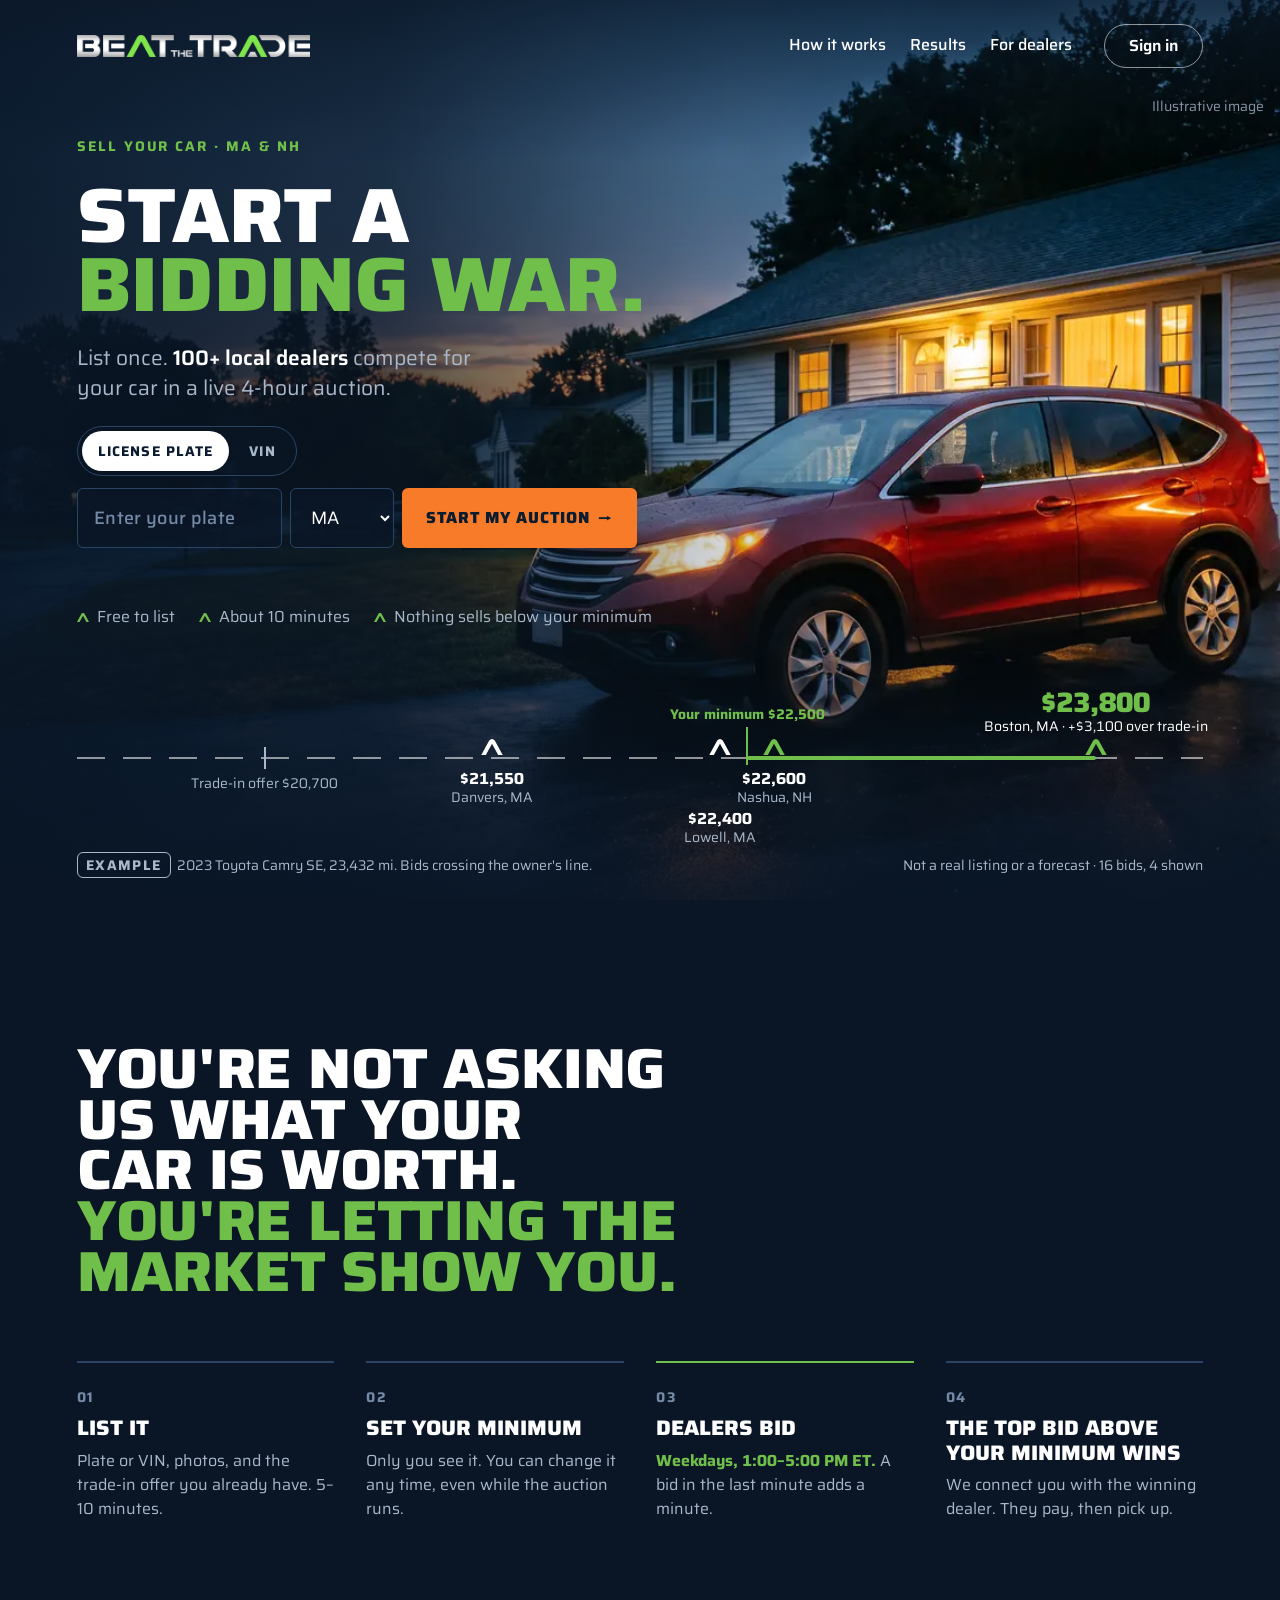
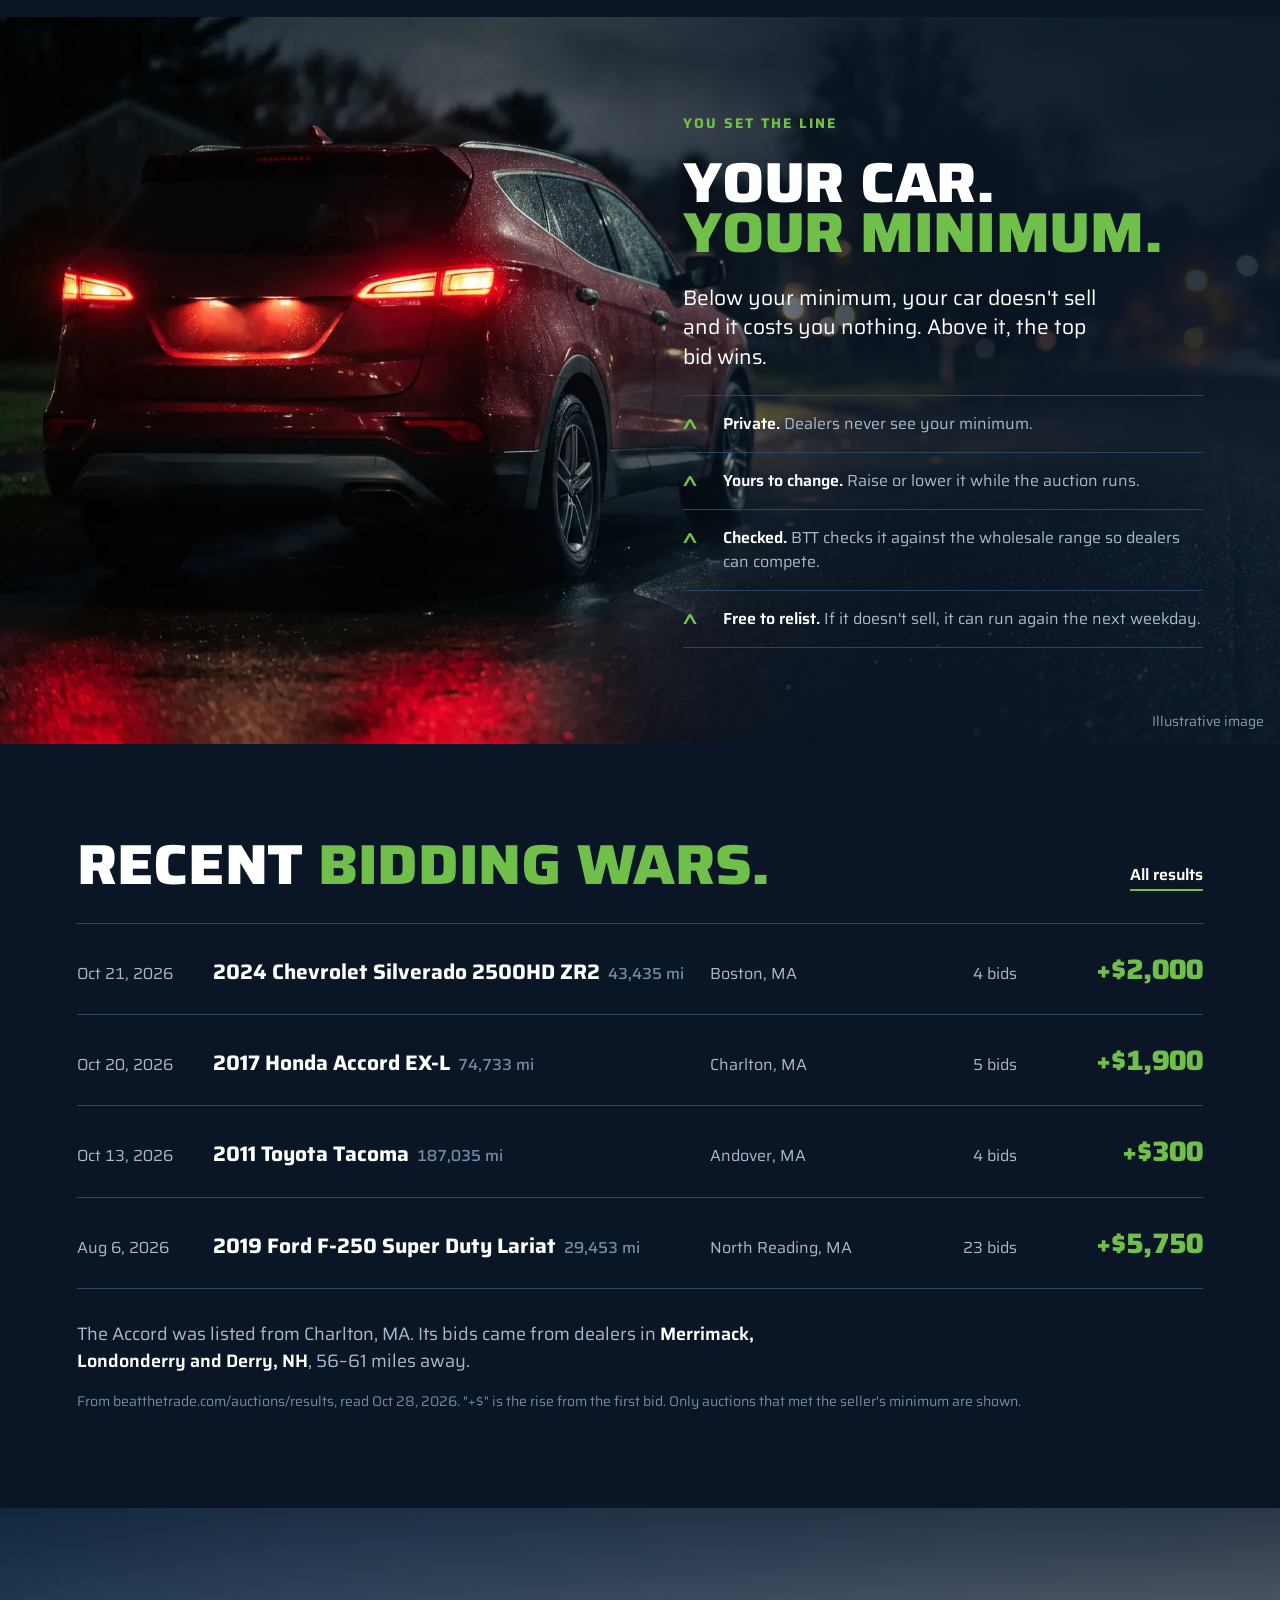
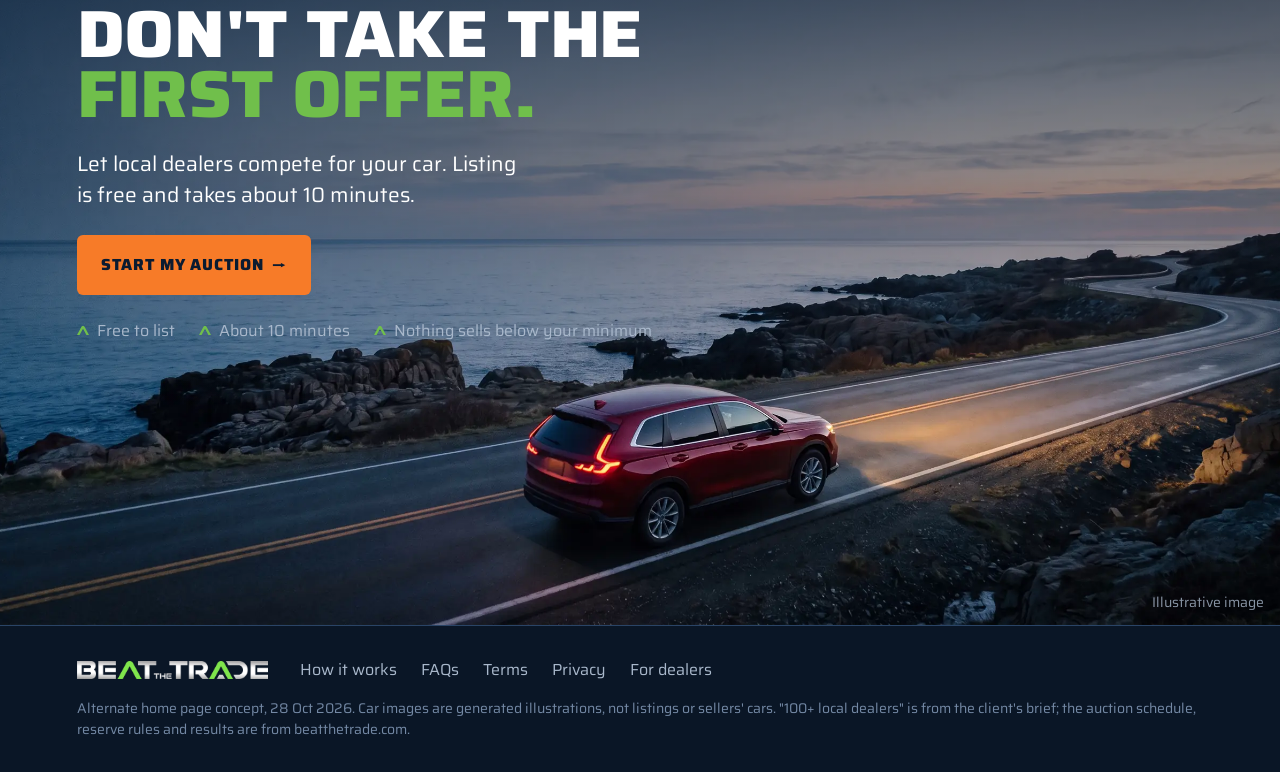
<file: explore/btt-v2/local.html>
<!doctype html><html lang="en"><head><meta charset="utf-8"><meta name="viewport" content="width=device-width,initial-scale=1,viewport-fit=cover"></head><body>
<title>Beat The Trade Home</title>
<meta name="claude:viewport-fit-sides" content="cover">
<link rel="preconnect" href="https://fonts.googleapis.com">
<link rel="preconnect" href="https://fonts.gstatic.com" crossorigin>
<link rel="stylesheet" href="https://fonts.googleapis.com/css2?family=Saira:wdth,wght@50..125,100..900&display=swap">
<style>
/* Concept: competition creates the price, and you set the line. Signature: "the line on the road":
   the auction scale is drawn across the wet asphalt in front of the car, and bids travel along it past your minimum.
   One committed look (dark dusk scene), deliberately single-theme. Display face Saira: its rounded-square geometry echoes the logo's letterforms. */
:root{
  color-scheme:dark;
  --navy:#1C3E69; --green:#70BF4B; --orange:#F77B28; --white:#FFFFFF;
  --night:#0A1626; --deck:#11233A; --rule:#2A4466; --mist:#A9B8CB; --dim:#7489A5; --ink:#0B1B30;
  --scrim:rgba(10,22,38,.88);
  --chev:url("data:image/svg+xml,%3Csvg xmlns='http://www.w3.org/2000/svg' viewBox='0 0 308 230'%3E%3Cpath d='M0 230 104 38C118 12 135 0 154 0s36 12 50 38L308 230H243L154 68 65 230Z'/%3E%3C/svg%3E");
  --f:"Saira","Helvetica Neue",Arial,system-ui,sans-serif;
  --t-xs:14px; --t-sm:16px; --t-md:18px; --t-lg:21px; --t-xl:clamp(24px,2.2vw,32px);
  --t-2xl:clamp(36px,4.4vw,64px); --t-3xl:clamp(44px,6vw,100px);
  --s1:4px; --s2:8px; --s3:12px; --s4:16px; --s5:24px; --s6:32px; --s7:48px; --s8:64px; --s9:96px; --s10:144px;
  --gutter:clamp(16px,6vw,120px); --wrap:1320px;
  --r1:6px; --r2:12px; --pill:999px;
  --d-fast:160ms; --d-med:320ms; --d-travel:760ms;
  --ease-out:cubic-bezier(.2,.7,.2,1);
}
*{box-sizing:border-box}
body{margin:0;background:var(--night);color:var(--white);font-family:var(--f);font-size:var(--t-md);line-height:1.5;-webkit-font-smoothing:antialiased}
img{max-width:100%;display:block}
picture{display:block}
a{color:inherit}
:focus-visible{outline:3px solid var(--white);outline-offset:3px;border-radius:var(--r1)}
.num{font-variant-numeric:tabular-nums lining-nums}
.vh{position:absolute;width:1px;height:1px;overflow:hidden;clip:rect(0 0 0 0);white-space:nowrap}
.wrap{max-width:calc(var(--wrap) + 2*var(--gutter));margin:0 auto;padding-left:max(var(--gutter),env(safe-area-inset-left,0px));padding-right:max(var(--gutter),env(safe-area-inset-right,0px))}
.disclose.d-hero{top:96px;bottom:auto}
.disclose{position:absolute;right:max(var(--s4),env(safe-area-inset-right,0px));bottom:var(--s3);pointer-events:none;font-size:var(--t-xs);color:var(--mist);opacity:.8;margin:0;z-index:2}

/* ── header (sits on the scene) ── */
.site{position:absolute;inset:0 0 auto;z-index:5}
.site .wrap{display:flex;align-items:center;gap:var(--s6);padding-block:var(--s5)}
.site .logo img{height:22px;width:auto}
.site nav{display:flex;gap:var(--s5);margin-left:auto;font-size:var(--t-sm);font-weight:500}
.site nav a{text-decoration:none;padding-block:var(--s2);border-bottom:2px solid transparent;transition:border-color var(--d-fast) var(--ease-out)}
.site nav a:hover{border-color:var(--green)}
.signin{white-space:nowrap;font-size:var(--t-sm);font-weight:600;text-decoration:none;min-height:44px;display:inline-flex;align-items:center;padding:0 var(--s5);border:1px solid rgba(255,255,255,.55);border-radius:var(--pill);transition:border-color var(--d-fast) var(--ease-out),background var(--d-fast) var(--ease-out)}
.signin:hover{border-color:var(--white);background:rgba(255,255,255,.08)}
@media (max-width:900px){.site nav{display:none}.signin{margin-left:auto}}

/* ── type ── */
.eyebrow{margin:0;font-size:var(--t-xs);font-weight:700;letter-spacing:.14em;text-transform:uppercase;color:var(--green)}
.display{margin:0;font-weight:800;font-stretch:112%;text-transform:uppercase;line-height:.9;letter-spacing:-.005em;text-wrap:balance}
.display .g{color:var(--green)}

/* ── entry form ── */
.entry{display:grid;gap:var(--s3);max-width:600px}
.modes{display:flex;gap:var(--s1);background:rgba(10,22,38,.6);border:1px solid var(--rule);border-radius:var(--pill);padding:var(--s1);width:max-content}
.modes button{font:inherit;font-size:var(--t-xs);font-weight:700;letter-spacing:.08em;text-transform:uppercase;min-height:40px;padding:0 var(--s4);border:0;border-radius:var(--pill);background:transparent;color:var(--mist);cursor:pointer;transition:color var(--d-fast) var(--ease-out),background var(--d-fast) var(--ease-out)}
.modes button:hover{color:var(--white)}
.modes button[aria-pressed="true"]{background:var(--white);color:var(--ink)}
.row{display:grid;grid-template-columns:minmax(0,1fr) 104px auto;gap:var(--s2)}
.entry input,.entry select{font:inherit;font-size:var(--t-md);min-height:60px;border-radius:var(--r1);border:1px solid var(--rule);background:rgba(10,22,38,.82);color:var(--white);padding:0 var(--s4);min-width:0;transition:border-color var(--d-fast) var(--ease-out)}
.entry input{font-weight:600;letter-spacing:.08em;text-transform:uppercase}
.entry input::placeholder{color:var(--dim);font-weight:500;letter-spacing:.02em;text-transform:none}
.entry input:hover,.entry select:hover{border-color:var(--mist)}
.entry input[aria-invalid="true"]{border-color:var(--orange)}
.go{font:inherit;font-size:var(--t-sm);font-weight:800;letter-spacing:.06em;text-transform:uppercase;min-height:60px;padding:0 var(--s5);border:0;border-radius:var(--r1);background:var(--orange);color:var(--ink);cursor:pointer;display:inline-flex;align-items:center;justify-content:center;gap:var(--s2);white-space:nowrap;transition:transform var(--d-fast) var(--ease-out),filter var(--d-fast) var(--ease-out)}
.go:hover{transform:translateY(-2px);filter:brightness(1.06)}
.go:active{transform:none}
.go .arr{transition:transform var(--d-fast) var(--ease-out)}
.go:hover .arr{transform:translateX(3px)}
.msg{font-size:var(--t-xs);min-height:21px;margin:0;color:var(--mist)}
.msg.err{color:var(--orange)} .msg.ok{color:var(--green)}
.assure{list-style:none;margin:0;padding:0;display:flex;flex-wrap:wrap;gap:var(--s2) var(--s5);font-size:var(--t-sm);color:var(--mist)}
.assure li{display:flex;align-items:center;gap:var(--s2)}
.assure li::before{content:"";width:12px;height:9px;background:var(--green);-webkit-mask:var(--chev) center/contain no-repeat;mask:var(--chev) center/contain no-repeat}
@media (max-width:560px){.row{grid-template-columns:minmax(0,1fr) 104px}.row .go{grid-column:1/-1}}
.hero .entry,.hero .lede{max-width:560px}
@media (max-width:1180px),(max-height:860px){
  .hero h1{font-size:clamp(44px,5.2vw,100px)}
  .hero .inner{padding-top:100px}
  .hero .copy{gap:var(--s4)}
  .road{margin-top:var(--s5);padding-top:var(--s7)}
  .road .cap{margin-top:84px}
}

/* ═════ HERO: the scene ═════ */
.hero{position:relative;min-height:clamp(720px,100svh,1000px);display:grid;align-items:end;overflow:hidden;isolation:isolate}
.hero picture,.hero picture img{position:absolute;inset:0;width:100%;height:100%}
.hero picture img{object-fit:cover;object-position:68% 55%}
/* legibility fixed at the background layer: left falloff + top for the header + bottom for the road line */
.hero::before{content:"";position:absolute;inset:0;z-index:1;background:
  linear-gradient(90deg,var(--scrim) 0%,rgba(10,22,38,.72) 30%,rgba(10,22,38,.18) 56%,rgba(10,22,38,0) 70%),
  linear-gradient(180deg,rgba(10,22,38,.7) 0,rgba(10,22,38,0) 160px),
  linear-gradient(0deg,rgba(10,22,38,.92) 0,rgba(10,22,38,.4) 190px,rgba(10,22,38,0) 330px)}
.hero .inner{position:relative;z-index:3;width:100%;padding-top:112px}
.hero .copy{max-width:820px;display:grid;gap:var(--s5)}
.hero .lead{display:grid;gap:var(--s5)}
.hero h1{font-size:var(--t-3xl)}
.hero .lede{margin:0;font-size:var(--t-lg);line-height:1.4;color:var(--mist);max-width:30ch}
.hero .lede b{color:var(--white);font-weight:600}

/* the line on the road */
.road{position:relative;margin:var(--s8) 0 0;padding:var(--s8) 0 var(--s5)}
.road .cap{display:flex;flex-wrap:wrap;justify-content:space-between;gap:var(--s2) var(--s4);align-items:baseline;font-size:var(--t-xs);color:var(--mist);margin-top:96px}
.road .cap b{color:var(--white);font-weight:600}
.road .tag{font-weight:700;letter-spacing:.1em;text-transform:uppercase;border:1px solid currentColor;border-radius:var(--r1);padding:1px var(--s2)}
.lane{position:relative;height:2px;background:repeating-linear-gradient(90deg,rgba(255,255,255,.55) 0 28px,transparent 28px 46px)}
.lane .won{position:absolute;top:-1px;height:4px;left:var(--min);width:calc(var(--top) - var(--min));background:var(--green);border-radius:var(--pill);transform-origin:left center}
.mk{position:absolute;top:0;left:var(--x);transform:translateX(-50%)}
.mk::before{content:"";position:absolute;left:-1px;width:2px}
.mk.tr::before{top:-10px;height:22px;background:var(--mist)}
.mk.mn::before{top:-30px;height:38px;background:var(--green)}
.mk .lb{position:absolute;white-space:nowrap;font-size:var(--t-xs);line-height:1.25;transform:translateX(-50%)}
.mk.tr .lb{top:18px;color:var(--mist)}
.mk.mn .lb{bottom:34px;color:var(--green);font-weight:700}
.bid{position:absolute;top:0;left:var(--x);transform:translateX(-50%)}
.bid i{position:absolute;left:-11px;top:-19px;width:22px;height:17px;background:var(--white);-webkit-mask:var(--chev) center/contain no-repeat;mask:var(--chev) center/contain no-repeat}
.bid.over i{background:var(--green)}
.bid .lb{position:absolute;white-space:nowrap;font-size:var(--t-xs);line-height:1.25;transform:translateX(-50%);color:var(--mist);text-align:center}
.bid .lb b{display:block;color:var(--white);font-size:var(--t-sm);font-weight:700}
.bid.r1 .lb{top:12px} .bid.r2 .lb{top:52px}
.bid.top .lb{bottom:22px;top:auto}
.bid.top .lb b{font-size:var(--t-xl);font-weight:800;color:var(--green);line-height:1.1}
.bid.top .lb{color:var(--white)}
.gain{position:absolute;right:0;top:calc(var(--s7) + 70px);text-align:right;font-size:var(--t-xs);color:var(--mist)}
.gain b{display:block;font-size:var(--t-2xl);font-weight:800;font-stretch:112%;color:var(--green);line-height:1}
@media (prefers-reduced-motion:no-preference){
  .play .bid{animation:travel var(--d-travel) var(--ease-out) both;animation-delay:calc(var(--i) * 520ms + 300ms)}
  .play .lane .won{animation:grow 600ms var(--ease-out) both;animation-delay:2.5s}
  .play .bid.top .lb{animation:riseC 600ms var(--ease-out) both;animation-delay:2.2s}
}
@keyframes travel{from{left:var(--from);opacity:.0}12%{opacity:1}to{left:var(--x);opacity:1}}
@keyframes grow{from{transform:scaleX(0)}to{transform:scaleX(1)}}
@keyframes riseC{from{opacity:0;transform:translate(-50%,8px)}to{opacity:1;transform:translate(-50%,0)}}

/* mobile hero: authored separately — the scene on top, the form below it, a short road */
.road-m{display:none}
@media (max-width:820px){
  .hero{min-height:0;display:block}
  .hero picture{position:relative;height:auto;aspect-ratio:4/5;max-height:78svh}
  .hero picture img{position:absolute;object-position:50% 70%}
  .hero::before{background:linear-gradient(180deg,rgba(10,22,38,.8) 0,rgba(10,22,38,.3) 42%,rgba(10,22,38,0) 58%,rgba(10,22,38,.95) 100%);bottom:auto;aspect-ratio:4/5;max-height:78svh}
  .hero .inner{position:static;padding-top:var(--s5)}
  .hero .lead{position:absolute;z-index:3;top:88px;left:0;right:0;display:grid;gap:var(--s3);padding-left:max(var(--gutter),env(safe-area-inset-left,0px));padding-right:max(var(--gutter),env(safe-area-inset-right,0px))}
  .hero h1{font-size:clamp(40px,11vw,64px)}
  .hero .copy{gap:var(--s4)}
  .road{display:none}
  .road-m{display:grid;gap:var(--s2);margin:var(--s6) 0 var(--s7);padding:var(--s4) 0;border-top:1px solid var(--rule);border-bottom:1px solid var(--rule);font-size:var(--t-xs);color:var(--mist)}
  .road-m .ln{display:flex;justify-content:space-between;gap:var(--s3)}
  .road-m .ln b{color:var(--white);font-size:var(--t-sm)}
  .road-m .ln.mn b{color:var(--green)}
  .road-m .ln.top b{color:var(--green);font-size:var(--t-lg)}
  .hero .disclose.d-hero{top:calc(min(125vw,78svh) - 32px)}
}

/* ═════ HOW: the market shows you ═════ */
.how .wrap{padding-block:var(--s10) var(--s9)}
.how .line{font-size:var(--t-2xl);max-width:17ch}
.how .line em{font-style:normal;color:var(--green)}
.steps{list-style:none;margin:var(--s8) 0 0;padding:0;display:grid;grid-template-columns:repeat(4,minmax(0,1fr));gap:var(--s6)}
.steps li{border-top:2px solid var(--rule);padding-top:var(--s5);display:grid;gap:var(--s2);align-content:start}
.steps li:nth-child(3){border-top-color:var(--green)}
.steps .n{font-size:var(--t-xs);font-weight:700;letter-spacing:.12em;color:var(--dim)}
.steps h3{margin:0;font-size:var(--t-lg);font-weight:800;font-stretch:108%;line-height:1.15;text-transform:uppercase}
.steps p{margin:0;color:var(--mist);font-size:var(--t-sm);max-width:30ch}
.steps .clock{color:var(--green);font-weight:700}
@media (max-width:1024px){.steps{grid-template-columns:repeat(2,minmax(0,1fr));row-gap:var(--s7)}}
@media (max-width:560px){.steps{grid-template-columns:minmax(0,1fr)}.how .wrap{padding-block:var(--s9) var(--s8)}}

/* ═════ RESERVE: your car, your minimum ═════ */
.reserve{position:relative;isolation:isolate;min-height:clamp(560px,42vw,760px);display:grid;align-items:center;overflow:hidden}
.reserve picture,.reserve picture img{position:absolute;inset:0;width:100%;height:100%}
.reserve picture img{object-fit:cover;object-position:20% 60%}
.reserve::before{content:"";position:absolute;inset:0;z-index:1;background:linear-gradient(270deg,var(--scrim) 0%,rgba(10,22,38,.75) 34%,rgba(10,22,38,0) 62%)}
.reserve .wrap{position:relative;z-index:2;width:100%;display:grid;grid-template-columns:minmax(0,1fr) minmax(0,520px);padding-block:var(--s9)}
.reserve .txt{grid-column:2;display:grid;gap:var(--s5)}
.reserve h2{font-size:var(--t-2xl)}
.reserve .say{margin:0;font-size:var(--t-lg);line-height:1.4;max-width:30ch}
.facts{list-style:none;margin:0;padding:0;display:grid;border-top:1px solid var(--rule)}
.facts li{display:grid;grid-template-columns:28px minmax(0,1fr);gap:var(--s3);padding-block:var(--s4);border-bottom:1px solid var(--rule);font-size:var(--t-sm);color:var(--mist)}
.facts li::before{content:"";width:14px;height:11px;margin-top:6px;background:var(--green);-webkit-mask:var(--chev) center/contain no-repeat;mask:var(--chev) center/contain no-repeat}
.facts b{color:var(--white);font-weight:600}
@media (max-width:820px){
  .reserve{display:block;min-height:0}
  .reserve picture{position:relative;height:auto;aspect-ratio:16/10}
  .reserve picture img{object-position:30% 60%}
  .reserve::before{background:linear-gradient(0deg,var(--night) 0,rgba(10,22,38,0) 40%);aspect-ratio:16/10;bottom:auto}
  .reserve .wrap{grid-template-columns:minmax(0,1fr);padding-block:var(--s5) var(--s8)}
  .reserve .txt{grid-column:1}
  .reserve .disclose{top:var(--s3);bottom:auto}
}

/* ═════ RESULTS: real bidding wars ═════ */
.results .wrap{padding-block:var(--s9)}
.results .head{display:flex;justify-content:space-between;align-items:end;gap:var(--s5);flex-wrap:wrap;margin-bottom:var(--s6)}
.results h2{font-size:var(--t-2xl)}
.results .all{font-size:var(--t-sm);font-weight:600;text-decoration:none;border-bottom:2px solid var(--green);padding-bottom:2px;transition:color var(--d-fast) var(--ease-out)}
.results .all:hover{color:var(--green)}
.tape{list-style:none;margin:0;padding:0;border-top:1px solid var(--rule)}
.tape li{display:grid;grid-template-columns:120px minmax(0,2.4fr) minmax(0,1fr) 90px 170px;gap:var(--s4);align-items:baseline;padding-block:var(--s5);border-bottom:1px solid var(--rule)}
.tape .d,.tape .t,.tape .b{font-size:var(--t-sm);color:var(--mist)}
.tape .c{font-size:var(--t-lg);font-weight:700;line-height:1.25}
.tape .c span{font-weight:500;color:var(--dim);font-size:var(--t-sm);margin-left:var(--s2);white-space:nowrap}
.tape .b{text-align:right}
.tape .g{font-size:var(--t-xl);font-weight:800;text-align:right;color:var(--green)}
.results .towns{margin:var(--s6) 0 0;font-size:var(--t-md);color:var(--mist);max-width:60ch}
.results .towns b{color:var(--white);font-weight:600}
.foot{font-size:var(--t-xs);color:var(--dim);margin:var(--s4) 0 0}
@media (max-width:760px){
  .tape li{grid-template-columns:minmax(0,1fr) auto;grid-template-areas:"d g" "c c" "t b";row-gap:var(--s1)}
  .tape .d{grid-area:d}.tape .c{grid-area:c}.tape .t{grid-area:t}.tape .b{grid-area:b}.tape .g{grid-area:g}
}

/* ═════ CLOSE: don't take the first offer ═════ */
.close{position:relative;isolation:isolate;min-height:clamp(620px,56vw,900px);display:grid;align-items:start;overflow:hidden}
.close picture,.close picture img{position:absolute;inset:0;width:100%;height:100%}
.close picture img{object-fit:cover;object-position:60% 60%}
.close::before{content:"";position:absolute;inset:0;z-index:1;background:linear-gradient(180deg,rgba(10,22,38,.78) 0,rgba(10,22,38,.35) 45%,rgba(10,22,38,0) 70%)}
.close .wrap{position:relative;z-index:2;width:100%;padding-block:var(--s9) var(--s9)}
.close .copy{max-width:640px;display:grid;gap:var(--s5)}
.close h2{font-size:clamp(40px,5.2vw,88px)}
.close .cta{justify-self:start;text-decoration:none}
.close .lede{margin:0;font-size:var(--t-lg);color:var(--white);max-width:32ch}
@media (max-width:820px){
  .close{display:block;min-height:0}
  .close picture{position:relative;height:auto;aspect-ratio:16/11;order:2}
  .close::before{display:none}
  .close .wrap{padding-block:var(--s8) var(--s6)}
  .close .disclose{top:calc(68.75vw - 30px);bottom:auto}
}

/* ── footer ── */
footer{border-top:1px solid var(--rule);font-size:var(--t-sm);color:var(--mist)}
footer .wrap{display:flex;flex-wrap:wrap;gap:var(--s4) var(--s6);align-items:center;padding-block:var(--s6)}
footer img{height:18px;width:auto}
footer nav{display:flex;flex-wrap:wrap;gap:var(--s2) var(--s5)}
footer nav a{text-decoration:none}
footer nav a:hover{color:var(--white);text-decoration:underline}
footer .note{flex-basis:100%;margin:0;font-size:var(--t-xs);color:var(--dim)}
</style>

<header class="site">
  <div class="wrap">
    <a class="logo" href="https://www.beatthetrade.com/"><img src="[data-uri]" alt="Beat The Trade" width="233" height="22"></a>
    <nav aria-label="Main"><a href="https://www.beatthetrade.com/how-it-works">How it works</a><a href="https://www.beatthetrade.com/auctions/results">Results</a><a href="https://www.beatthetrade.com/dealers">For dealers</a></nav>
    <a class="signin" href="https://www.beatthetrade.com/">Sign in</a>
  </div>
</header>

<main>
  <section class="hero" aria-labelledby="h1">
    <picture>
      <source media="(max-width:820px)" srcset="assets/hero-m-1080.webp">
      <source srcset="assets/hero-1440.webp 1440w, assets/hero-2400.webp 2400w" sizes="100vw">
      <img src="assets/hero-1440.webp" alt="A red SUV in a driveway at dusk, headlights on, on a quiet New England street after rain" width="1440" height="804" fetchpriority="high">
    </picture>
    <p class="disclose d-hero">Illustrative image</p>
    <div class="inner">
      <div class="wrap">
        <div class="copy">
          <div class="lead">
            <p class="eyebrow">Sell your car · MA &amp; NH</p>
            <h1 id="h1" class="display">Start a<br> <span class="g">bidding war.</span></h1>
          </div>
          <p class="lede">List once. <b>100+ local dealers</b> compete for your car in a live 4-hour auction.</p>
          <form class="entry" novalidate data-form>
            <div class="modes" role="group" aria-label="Look up by">
              <button type="button" aria-pressed="true" data-mode="plate">License plate</button>
              <button type="button" aria-pressed="false" data-mode="vin">VIN</button>
            </div>
            <div class="row">
              <label class="vh" for="h-id">License plate</label>
              <input id="h-id" name="id" autocomplete="off" placeholder="Enter your plate" maxlength="8">
              <label class="vh" for="h-state">State</label>
              <select id="h-state" name="state"><option value="MA">MA</option><option value="NH">NH</option><option value="other">Other</option></select>
              <button class="go" type="submit">Start my auction <span class="arr" aria-hidden="true">→</span></button>
            </div>
            <p class="msg" role="status" aria-live="polite"></p>
          </form>
          <ul class="assure"><li>Free to list</li><li>About 10 minutes</li><li>Nothing sells below your minimum</li></ul>
        </div>

        <!-- the line on the road: one scale, $20,000 → $24,200 -->
        <figure class="road" data-road aria-labelledby="road-cap" style="--min:59.52%;--top:90.48%">
          <div class="lane">
            <span class="won" aria-hidden="true"></span>
            <span class="mk tr" style="--x:16.67%"><span class="lb num">Trade-in offer $20,700</span></span>
            <span class="mk mn" style="--x:59.52%"><span class="lb num">Your minimum $22,500</span></span>
            <span class="bid r1" style="--x:36.9%;--from:16.67%;--i:0"><i></i><span class="lb num"><b>$21,550</b>Danvers, MA</span></span>
            <span class="bid r2" style="--x:57.14%;--from:16.67%;--i:1"><i></i><span class="lb num"><b>$22,400</b>Lowell, MA</span></span>
            <span class="bid over r1" style="--x:61.9%;--from:16.67%;--i:2"><i></i><span class="lb num"><b>$22,600</b>Nashua, NH</span></span>
            <span class="bid over top" style="--x:90.48%;--from:16.67%;--i:3"><i></i><span class="lb num"><b>$23,800</b>Boston, MA · +$3,100 over trade-in</span></span>
          </div>
          <figcaption class="cap" id="road-cap"><span><span class="tag">Example</span>&nbsp; 2023 Toyota Camry SE, 23,432 mi. Bids crossing the owner's line.</span><span>Not a real listing or a forecast · 16 bids, 4 shown</span></figcaption>
        </figure>
        <div class="road-m num" aria-label="Example auction: 2023 Toyota Camry SE">
          <div class="ln"><span>Example · 2023 Camry SE · trade-in offer</span><b>$20,700</b></div>
          <div class="ln mn"><span>Your minimum</span><b>$22,500</b></div>
          <div class="ln top"><span>Top bid, Boston dealer · 16 bids</span><b>$23,800</b></div>
          <div class="ln"><span>Not a real listing or a forecast</span><span>+$3,100 over trade-in</span></div>
        </div>
      </div>
    </div>
  </section>

  <section class="how" aria-labelledby="how-h">
    <div class="wrap">
      <h2 id="how-h" class="display line">You're not asking us what your car is worth. <em>You're letting the market show you.</em></h2>
      <ol class="steps">
        <li><span class="n">01</span><h3>List it</h3><p>Plate or VIN, photos, and the trade-in offer you already have. 5–10 minutes.</p></li>
        <li><span class="n">02</span><h3>Set your minimum</h3><p>Only you see it. You can change it any time, even while the auction runs.</p></li>
        <li><span class="n">03</span><h3>Dealers bid</h3><p><span class="clock num">Weekdays, 1:00–5:00 PM ET.</span> A bid in the last minute adds a minute.</p></li>
        <li><span class="n">04</span><h3>The top bid above your minimum wins</h3><p>We connect you with the winning dealer. They pay, then pick up.</p></li>
      </ol>
    </div>
  </section>

  <section class="reserve" aria-labelledby="res-h">
    <picture>
      <source media="(max-width:820px)" srcset="assets/reserve-1200.webp">
      <img src="assets/reserve-2400.webp" alt="Rear of a red SUV at night on a wet street, taillights glowing" width="2400" height="1018" loading="lazy">
    </picture>
    <p class="disclose">Illustrative image</p>
    <div class="wrap">
      <div class="txt">
        <p class="eyebrow">You set the line</p>
        <h2 id="res-h" class="display">Your car. <span class="g">Your minimum.</span></h2>
        <p class="say">Below your minimum, your car doesn't sell and it costs you nothing. Above it, the top bid wins.</p>
        <ul class="facts">
          <li><span><b>Private.</b> Dealers never see your minimum.</span></li>
          <li><span><b>Yours to change.</b> Raise or lower it while the auction runs.</span></li>
          <li><span><b>Checked.</b> BTT checks it against the wholesale range so dealers can compete.</span></li>
          <li><span><b>Free to relist.</b> If it doesn't sell, it can run again the next weekday.</span></li>
        </ul>
      </div>
    </div>
  </section>

  <section class="results" aria-labelledby="rs-h">
    <div class="wrap">
      <div class="head">
        <h2 id="rs-h" class="display">Recent <span class="g">bidding wars.</span></h2>
        <a class="all" href="https://www.beatthetrade.com/auctions/results">All results</a>
      </div>
      <ol class="tape">
        <li><span class="d num">Oct 21, 2026</span><span class="c">2024 Chevrolet Silverado 2500HD ZR2<span class="num">43,435 mi</span></span><span class="t">Boston, MA</span><span class="b num">4 bids</span><span class="g num">+$2,000</span></li>
        <li><span class="d num">Oct 20, 2026</span><span class="c">2017 Honda Accord EX-L<span class="num">74,733 mi</span></span><span class="t">Charlton, MA</span><span class="b num">5 bids</span><span class="g num">+$1,900</span></li>
        <li><span class="d num">Oct 13, 2026</span><span class="c">2011 Toyota Tacoma<span class="num">187,035 mi</span></span><span class="t">Andover, MA</span><span class="b num">4 bids</span><span class="g num">+$300</span></li>
        <li><span class="d num">Aug 6, 2026</span><span class="c">2019 Ford F-250 Super Duty Lariat<span class="num">29,453 mi</span></span><span class="t">North Reading, MA</span><span class="b num">23 bids</span><span class="g num">+$5,750</span></li>
      </ol>
      <p class="towns">The Accord was listed from Charlton, MA. Its bids came from dealers in <b>Merrimack, Londonderry and Derry, NH</b>, 56–61 miles away.</p>
      <p class="foot">From beatthetrade.com/auctions/results, read Oct 28, 2026. "+$" is the rise from the first bid. Only auctions that met the seller's minimum are shown.</p>
    </div>
  </section>

  <section class="close" aria-labelledby="cl-h">
    <picture>
      <source media="(max-width:820px)" srcset="assets/closing-1200.webp">
      <img src="assets/closing-2400.webp" alt="A red SUV on an empty coastal road at blue hour" width="2400" height="1340" loading="lazy">
    </picture>
    <p class="disclose">Illustrative image</p>
    <div class="wrap">
      <div class="copy">
        <h2 id="cl-h" class="display">Don't take the<br> <span class="g">first offer.</span></h2>
        <p class="lede">Let local dealers compete for your car. Listing is free and takes about 10 minutes.</p>
        <a class="go cta" href="#h-id" data-jump>Start my auction <span class="arr" aria-hidden="true">→</span></a>
        <ul class="assure"><li>Free to list</li><li>About 10 minutes</li><li>Nothing sells below your minimum</li></ul>
      </div>
    </div>
  </section>
</main>

<footer>
  <div class="wrap">
    <img src="[data-uri]" alt="Beat The Trade" width="190" height="18">
    <nav aria-label="Footer"><a href="https://www.beatthetrade.com/how-it-works">How it works</a><a href="https://www.beatthetrade.com/faq">FAQs</a><a href="https://www.beatthetrade.com/terms">Terms</a><a href="https://www.beatthetrade.com/privacy">Privacy</a><a href="https://www.beatthetrade.com/dealers">For dealers</a></nav>
    <p class="note">Alternate home page concept, 28 Oct 2026. Car images are generated illustrations, not listings or sellers' cars. "100+ local dealers" is from the client's brief; the auction schedule, reserve rules and results are from beatthetrade.com.</p>
  </div>
</footer>

<script>
(function(){
  document.querySelectorAll('[data-form]').forEach(function(f){
    var input=f.querySelector('input[name=id]'), state=f.querySelector('select'), msg=f.querySelector('.msg'),
        lab=f.querySelector('label[for="'+input.id+'"]'), mode='plate';
    function clear(){msg.textContent='';msg.className='msg';input.removeAttribute('aria-invalid')}
    f.querySelectorAll('[data-mode]').forEach(function(b){b.addEventListener('click',function(){
      mode=b.getAttribute('data-mode');
      f.querySelectorAll('[data-mode]').forEach(function(x){x.setAttribute('aria-pressed',String(x===b))});
      input.maxLength=mode==='vin'?17:8; input.placeholder=mode==='vin'?'17-character VIN':'Enter your plate';
      lab.textContent=mode==='vin'?'VIN':'License plate'; clear(); input.focus();
    })});
    input.addEventListener('input',clear);
    f.addEventListener('submit',function(e){
      e.preventDefault();
      var v=input.value.replace(/\s+/g,'').toUpperCase();
      function err(t){msg.textContent=t;msg.className='msg err';input.setAttribute('aria-invalid','true');input.focus()}
      if(!v) return err(mode==='vin'?'Enter your VIN to start.':'Enter your plate to start.');
      if(mode==='vin'&&!/^[A-HJ-NPR-Z0-9]{17}$/.test(v)) return err('A VIN has 17 letters and numbers (no I, O or Q). Check it and try again.');
      if(mode==='plate'&&!/^[A-Z0-9]{2,8}$/.test(v)) return err('Plates have 2–8 letters and numbers.');
      if(state.value==='other') return err('Right now we accept cars registered in MA and NH.');
      msg.className='msg ok';
      msg.innerHTML='Prototype: on the live site this opens the listing form with '+(mode==='vin'?'VIN ':'plate ')+v+'. <a href="https://www.beatthetrade.com/listings/new" target="_blank" rel="noopener">Open the real form</a>';
    });
  });
  document.querySelectorAll('[data-jump]').forEach(function(a){a.addEventListener('click',function(e){var t=document.getElementById('h-id');if(!t)return;e.preventDefault();t.scrollIntoView({behavior:window.matchMedia('(prefers-reduced-motion: reduce)').matches?'auto':'smooth',block:'center'});setTimeout(function(){t.focus({preventScroll:true})},400)})});
  /* the road plays once when it is on screen; it rests on its final, complete state */
  var road=document.querySelector('[data-road]');
  if(road && 'IntersectionObserver' in window){
    var io=new IntersectionObserver(function(es){es.forEach(function(e){if(e.isIntersecting){road.classList.add('play');io.disconnect()}})},{threshold:.4});
    io.observe(road);
  }
})();
</script>

</body></html>
</file>
